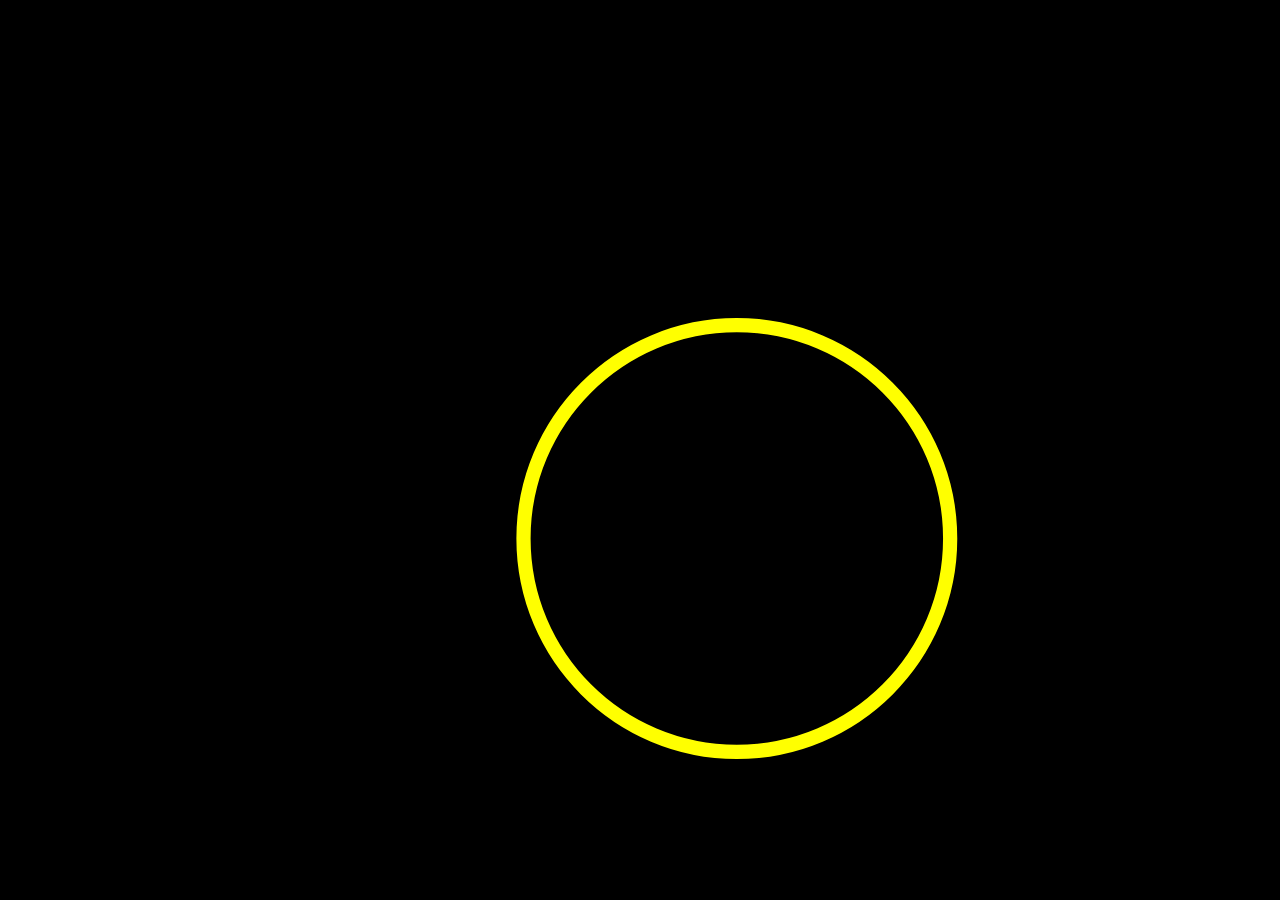
<file: app/pages/eclipse.html>
<!DOCTYPE html>

<html lang="ja">
<head>
    <meta charset="utf-8">
    <meta name="viewport" content="user-scalable=no">
    <link rel="stylesheet" href="css/global.css">
    <title>eclipse</title>
    <script src="./js/p5/p5.min.js"></script>
</head>
<body>
  <script src="./js/eclipse.js"></script>
</body>
</html>
</file>
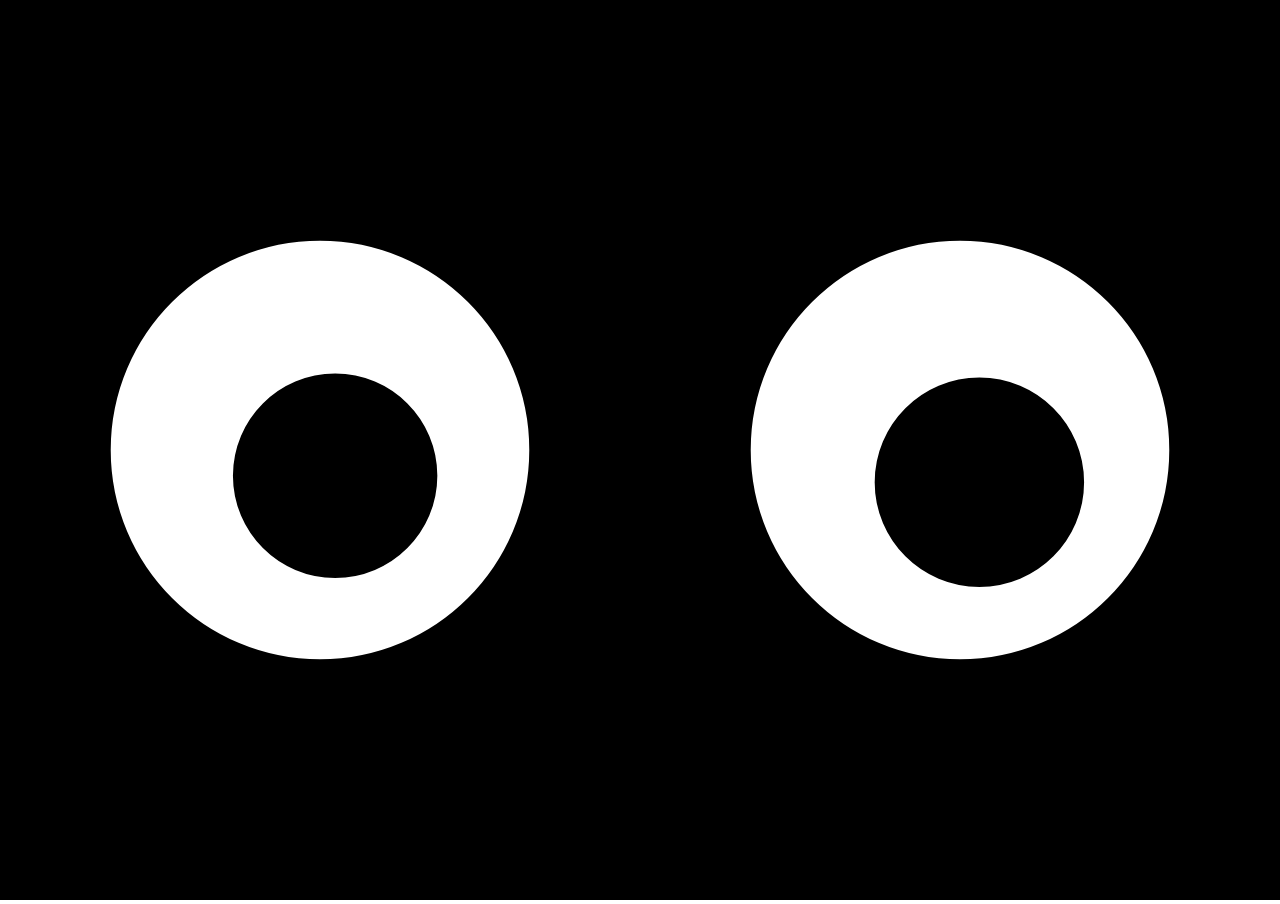
<file: app/pages/eyes.html>
<!DOCTYPE html>

<html lang="ja">
<head>
    <meta charset="utf-8">
    <meta name="viewport" content="user-scalable=no">
    <link rel="stylesheet" href="css/global.css">
    <title>eyes</title>
    <script src="./js/p5/p5.min.js"></script>
</head>
<body>
  <script src="./js/eyes.js"></script>
</body>
</html>
</file>
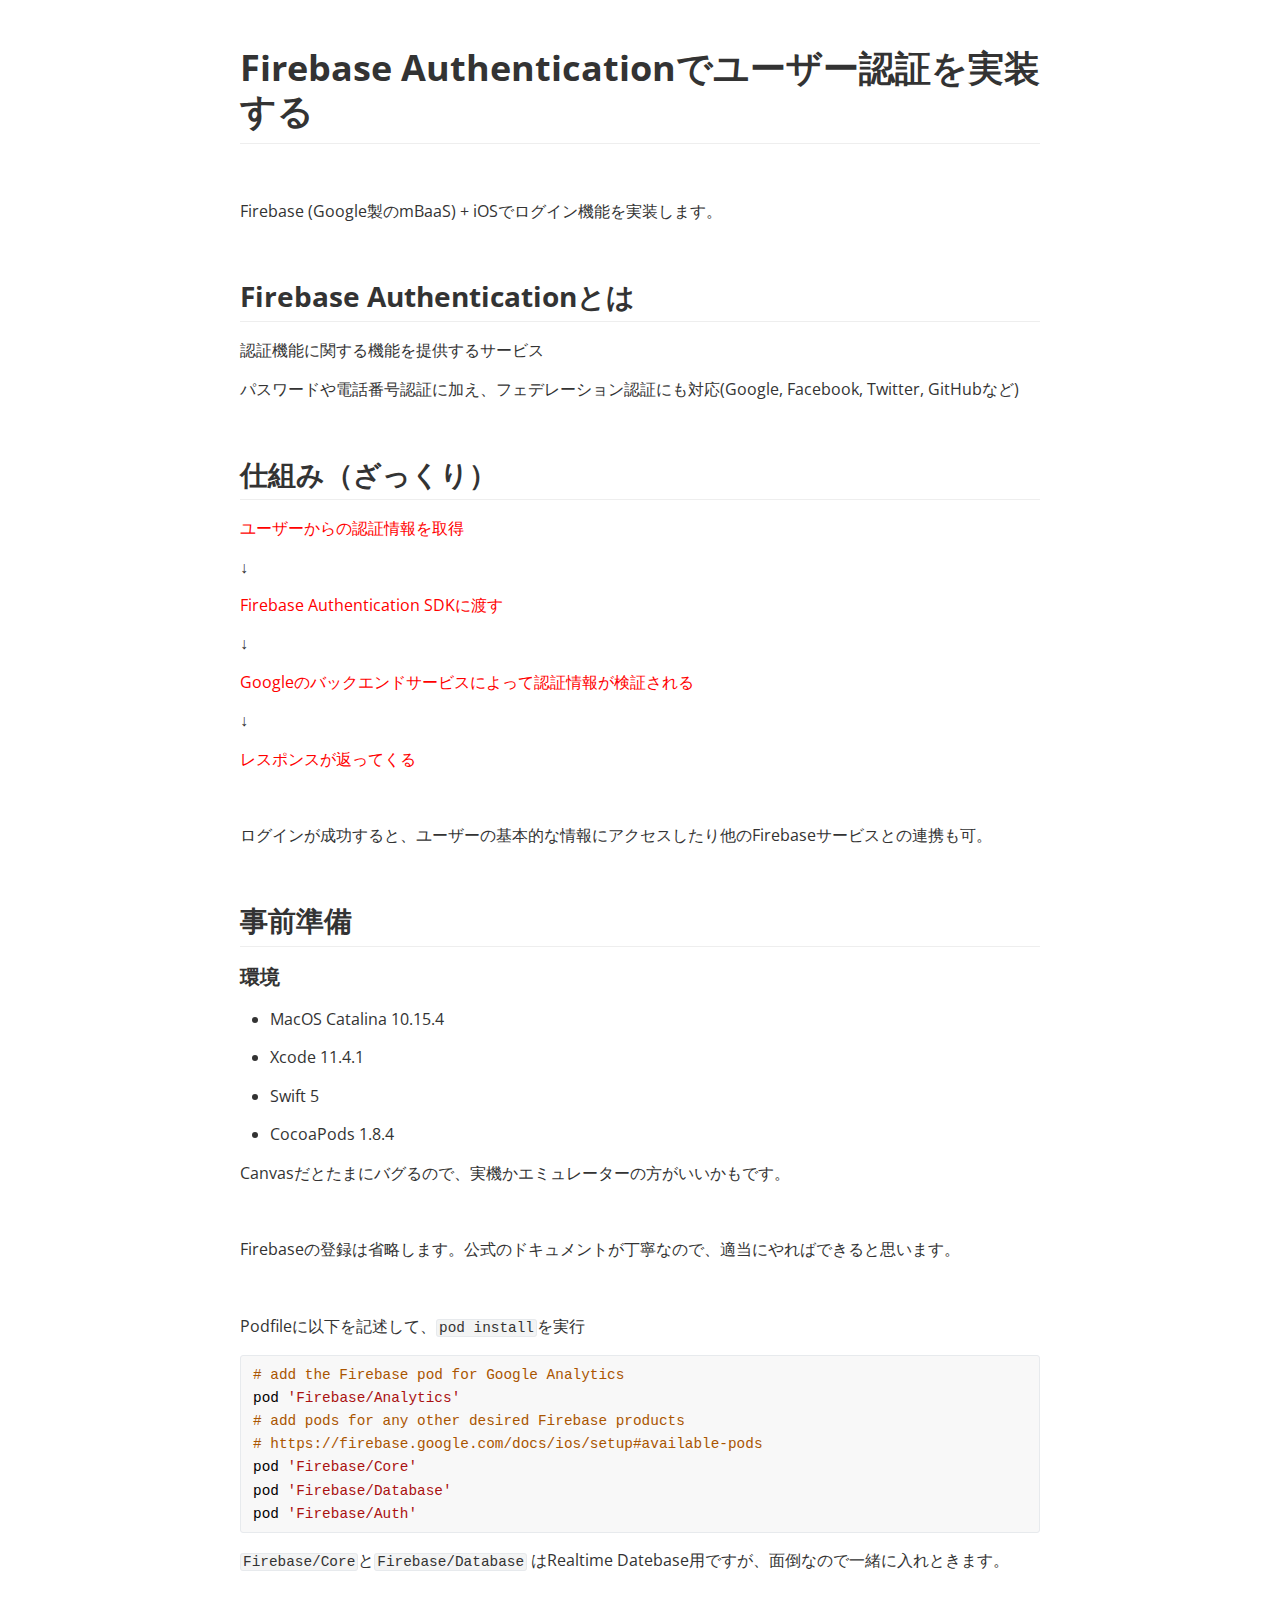
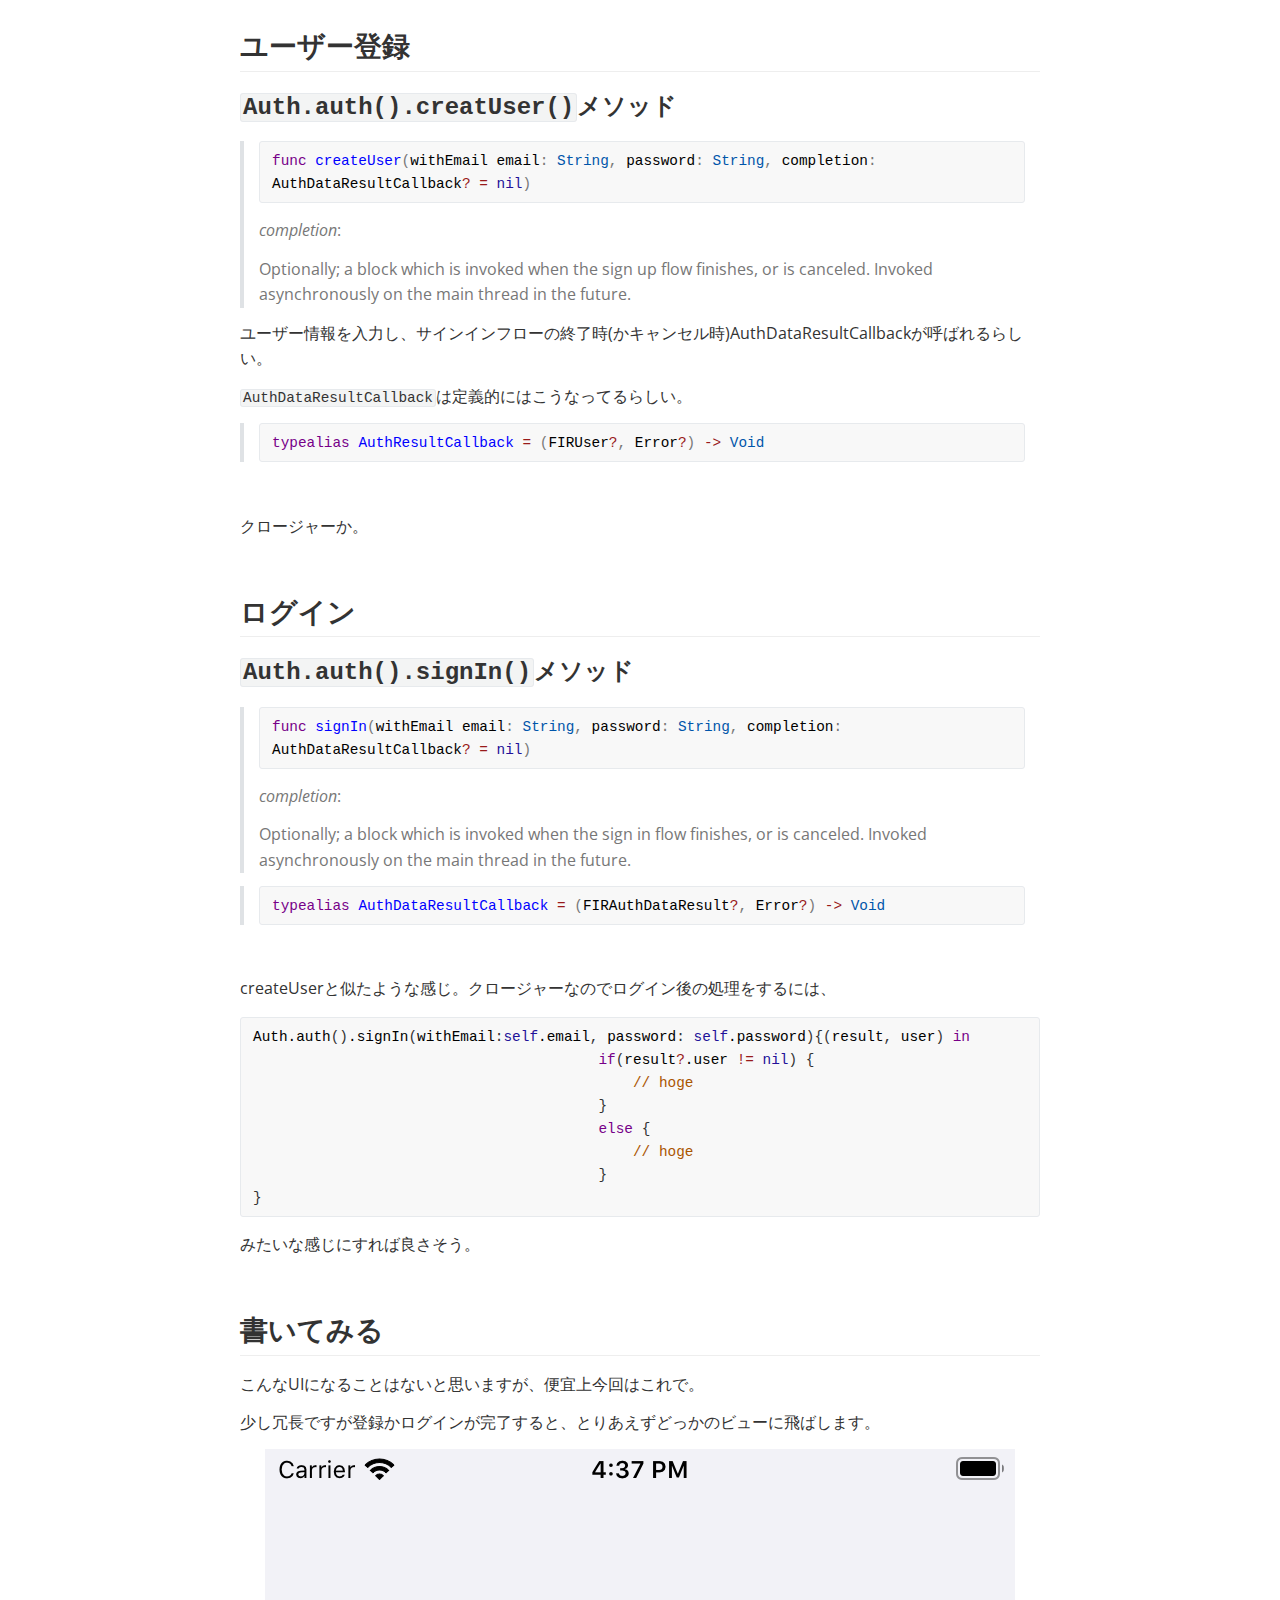
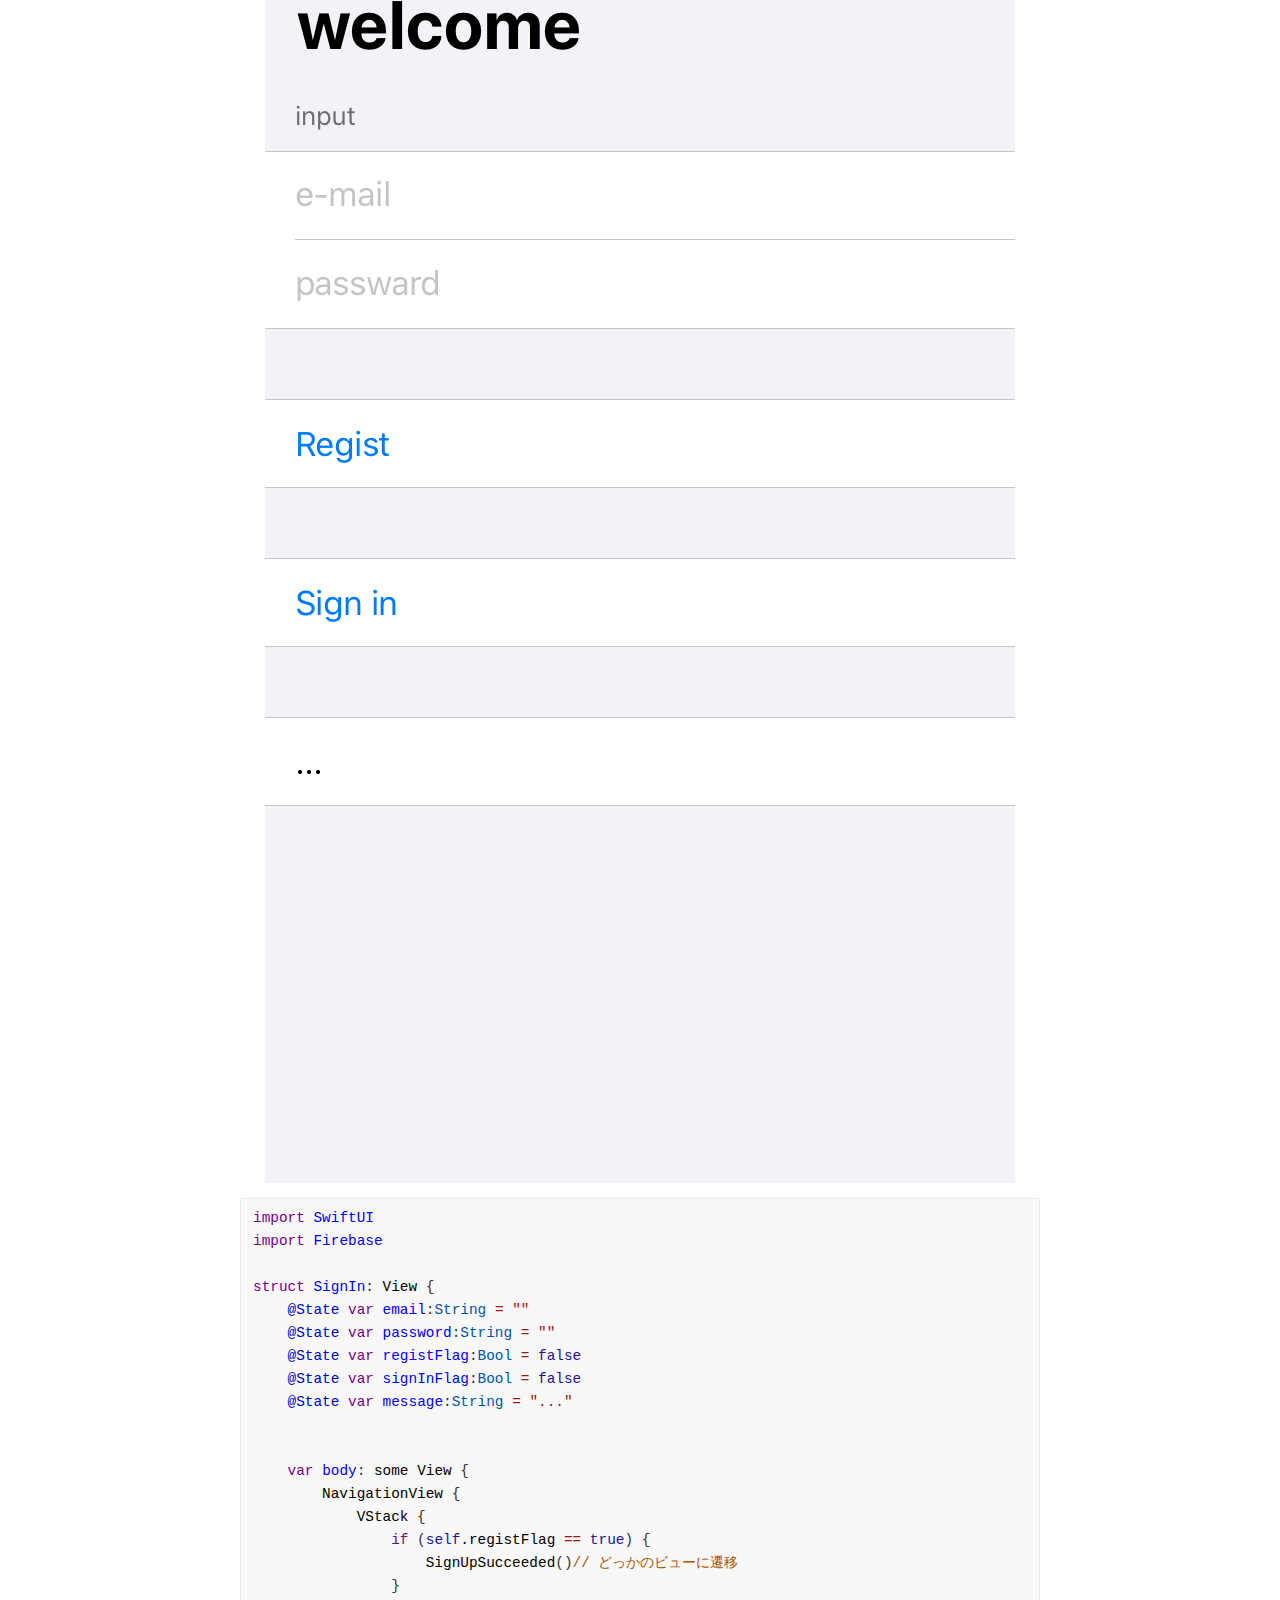
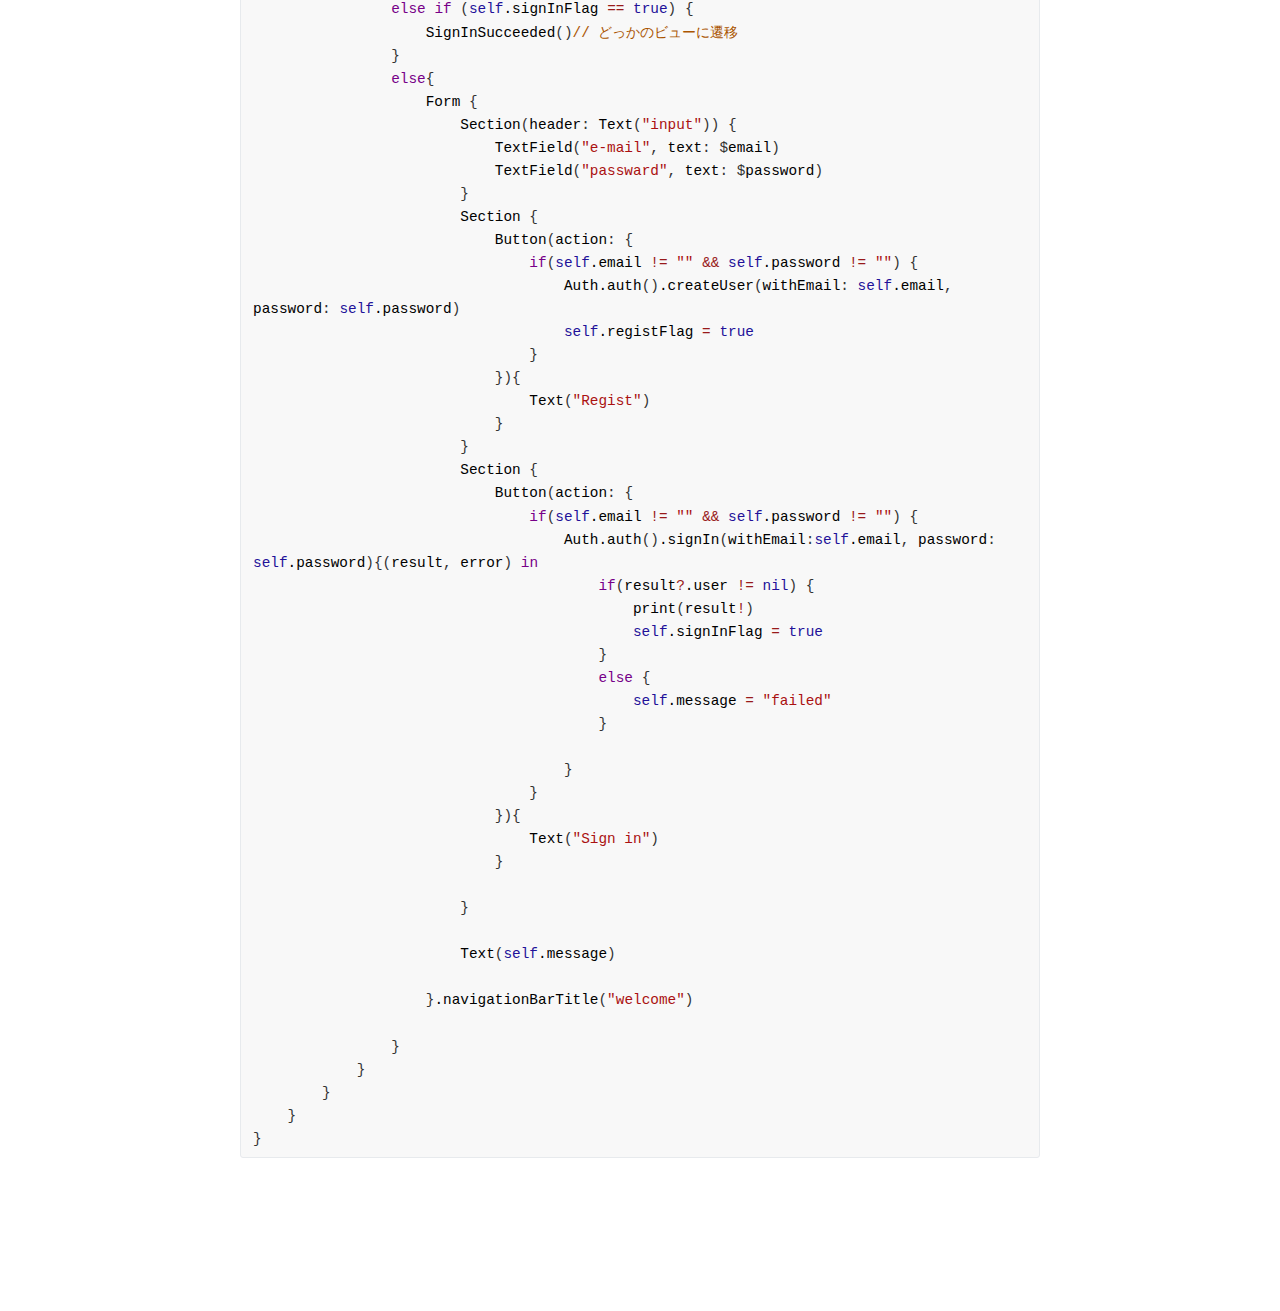
<file: app/pages/firebase認証.html>
<!doctype html>
<html>
<head>
<meta charset='UTF-8'><meta name='viewport' content='width=device-width initial-scale=1'>
<title>firebase認証</title><link href='https://fonts.loli.net/css?family=Open+Sans:400italic,700italic,700,400&subset=latin,latin-ext' rel='stylesheet' type='text/css' /><style type='text/css'>html {overflow-x: initial !important;}:root { --bg-color: #ffffff; --text-color: #333333; --select-text-bg-color: #B5D6FC; --select-text-font-color: auto; --monospace: "Lucida Console",Consolas,"Courier",monospace; }
html { font-size: 14px; background-color: var(--bg-color); color: var(--text-color); font-family: "Helvetica Neue", Helvetica, Arial, sans-serif; -webkit-font-smoothing: antialiased; }
body { margin: 0px; padding: 0px; height: auto; bottom: 0px; top: 0px; left: 0px; right: 0px; font-size: 1rem; line-height: 1.42857143; overflow-x: hidden; background-image: inherit; background-size: inherit; background-attachment: inherit; background-origin: inherit; background-clip: inherit; background-color: inherit; tab-size: 4; background-position: inherit inherit; background-repeat: inherit inherit; }
iframe { margin: auto; }
a.url { word-break: break-all; }
a:active, a:hover { outline: 0px; }
.in-text-selection, ::selection { text-shadow: none; background: var(--select-text-bg-color); color: var(--select-text-font-color); }
#write { margin: 0px auto; height: auto; width: inherit; word-break: normal; word-wrap: break-word; position: relative; white-space: normal; overflow-x: visible; padding-top: 40px; }
#write.first-line-indent p { text-indent: 2em; }
#write.first-line-indent li p, #write.first-line-indent p * { text-indent: 0px; }
#write.first-line-indent li { margin-left: 2em; }
.for-image #write { padding-left: 8px; padding-right: 8px; }
body.typora-export { padding-left: 30px; padding-right: 30px; }
.typora-export .footnote-line, .typora-export li, .typora-export p { white-space: pre-wrap; }
@media screen and (max-width: 500px) { 
  body.typora-export { padding-left: 0px; padding-right: 0px; }
  #write { padding-left: 20px; padding-right: 20px; }
  .CodeMirror-sizer { margin-left: 0px !important; }
  .CodeMirror-gutters { display: none !important; }
}
#write li > figure:last-child { margin-bottom: 0.5rem; }
#write ol, #write ul { position: relative; }
img { max-width: 100%; vertical-align: middle; image-orientation: from-image; }
button, input, select, textarea { color: inherit; font-family: inherit; font-size: inherit; font-style: inherit; font-variant-caps: inherit; font-weight: inherit; font-stretch: inherit; line-height: inherit; }
input[type="checkbox"], input[type="radio"] { line-height: normal; padding: 0px; }
*, ::after, ::before { box-sizing: border-box; }
#write h1, #write h2, #write h3, #write h4, #write h5, #write h6, #write p, #write pre { width: inherit; }
#write h1, #write h2, #write h3, #write h4, #write h5, #write h6, #write p { position: relative; }
p { line-height: inherit; }
h1, h2, h3, h4, h5, h6 { break-after: avoid-page; break-inside: avoid; orphans: 4; }
p { orphans: 4; }
h1 { font-size: 2rem; }
h2 { font-size: 1.8rem; }
h3 { font-size: 1.6rem; }
h4 { font-size: 1.4rem; }
h5 { font-size: 1.2rem; }
h6 { font-size: 1rem; }
.md-math-block, .md-rawblock, h1, h2, h3, h4, h5, h6, p { margin-top: 1rem; margin-bottom: 1rem; }
.hidden { display: none; }
.md-blockmeta { color: rgb(204, 204, 204); font-weight: 700; font-style: italic; }
a { cursor: pointer; }
sup.md-footnote { padding: 2px 4px; background-color: rgba(238, 238, 238, 0.7); color: rgb(85, 85, 85); border-top-left-radius: 4px; border-top-right-radius: 4px; border-bottom-right-radius: 4px; border-bottom-left-radius: 4px; cursor: pointer; }
sup.md-footnote a, sup.md-footnote a:hover { color: inherit; text-transform: inherit; text-decoration: inherit; }
#write input[type="checkbox"] { cursor: pointer; width: inherit; height: inherit; }
figure { overflow-x: auto; margin: 1.2em 0px; max-width: calc(100% + 16px); padding: 0px; }
figure > table { margin: 0px !important; }
tr { break-inside: avoid; break-after: auto; }
thead { display: table-header-group; }
table { border-collapse: collapse; border-spacing: 0px; width: 100%; overflow: auto; break-inside: auto; text-align: left; }
table.md-table td { min-width: 32px; }
.CodeMirror-gutters { border-right-width: 0px; background-color: inherit; }
.CodeMirror-linenumber { }
.CodeMirror { text-align: left; }
.CodeMirror-placeholder { opacity: 0.3; }
.CodeMirror pre { padding: 0px 4px; }
.CodeMirror-lines { padding: 0px; }
div.hr:focus { cursor: none; }
#write pre { white-space: pre-wrap; }
#write.fences-no-line-wrapping pre { white-space: pre; }
#write pre.ty-contain-cm { white-space: normal; }
.CodeMirror-gutters { margin-right: 4px; }
.md-fences { font-size: 0.9rem; display: block; break-inside: avoid; text-align: left; overflow: visible; white-space: pre; background-image: inherit; background-size: inherit; background-attachment: inherit; background-origin: inherit; background-clip: inherit; background-color: inherit; position: relative !important; background-position: inherit inherit; background-repeat: inherit inherit; }
.md-diagram-panel { width: 100%; margin-top: 10px; text-align: center; padding-top: 0px; padding-bottom: 8px; overflow-x: auto; }
#write .md-fences.mock-cm { white-space: pre-wrap; }
.md-fences.md-fences-with-lineno { padding-left: 0px; }
#write.fences-no-line-wrapping .md-fences.mock-cm { white-space: pre; overflow-x: auto; }
.md-fences.mock-cm.md-fences-with-lineno { padding-left: 8px; }
.CodeMirror-line, twitterwidget { break-inside: avoid; }
.footnotes { opacity: 0.8; font-size: 0.9rem; margin-top: 1em; margin-bottom: 1em; }
.footnotes + .footnotes { margin-top: 0px; }
.md-reset { margin: 0px; padding: 0px; border: 0px; outline: 0px; vertical-align: top; text-decoration: none; text-shadow: none; float: none; position: static; width: auto; height: auto; white-space: nowrap; cursor: inherit; line-height: normal; font-weight: 400; text-align: left; box-sizing: content-box; direction: ltr; background-position: 0px 0px; background-repeat: initial initial; }
li div { padding-top: 0px; }
blockquote { margin: 1rem 0px; }
li .mathjax-block, li p { margin: 0.5rem 0px; }
li { margin: 0px; position: relative; }
blockquote > :last-child { margin-bottom: 0px; }
blockquote > :first-child, li > :first-child { margin-top: 0px; }
.footnotes-area { color: rgb(136, 136, 136); margin-top: 0.714rem; padding-bottom: 0.143rem; white-space: normal; }
#write .footnote-line { white-space: pre-wrap; }
@media print { 
  body, html { border: 1px solid transparent; height: 99%; break-after: avoid; break-before: avoid; font-variant-ligatures: no-common-ligatures; }
  #write { margin-top: 0px; padding-top: 0px; border-color: transparent !important; }
  .typora-export * { -webkit-print-color-adjust: exact; }
  html.blink-to-pdf { font-size: 13px; }
  .typora-export #write { padding-left: 32px; padding-right: 32px; padding-bottom: 0px; break-after: avoid; }
  .typora-export #write::after { height: 0px; }
}
.footnote-line { margin-top: 0.714em; font-size: 0.7em; }
a img, img a { cursor: pointer; }
pre.md-meta-block { font-size: 0.8rem; min-height: 0.8rem; white-space: pre-wrap; background-color: rgb(204, 204, 204); display: block; overflow-x: hidden; background-position: initial initial; background-repeat: initial initial; }
p > .md-image:only-child:not(.md-img-error) img, p > img:only-child { display: block; margin: auto; }
#write.first-line-indent p > .md-image:only-child:not(.md-img-error) img { left: -2em; position: relative; }
p > .md-image:only-child { display: inline-block; width: 100%; }
#write .MathJax_Display { margin: 0.8em 0px 0px; }
.md-math-block { width: 100%; }
.md-math-block:not(:empty)::after { display: none; }
[contenteditable="true"]:active, [contenteditable="true"]:focus, [contenteditable="false"]:active, [contenteditable="false"]:focus { outline: 0px; box-shadow: none; }
.md-task-list-item { position: relative; list-style-type: none; }
.task-list-item.md-task-list-item { padding-left: 0px; }
.md-task-list-item > input { position: absolute; top: 0px; left: 0px; margin-left: -1.2em; margin-top: calc(1em - 10px); border: none; }
.math { font-size: 1rem; }
.md-toc { min-height: 3.58rem; position: relative; font-size: 0.9rem; border-top-left-radius: 10px; border-top-right-radius: 10px; border-bottom-right-radius: 10px; border-bottom-left-radius: 10px; }
.md-toc-content { position: relative; margin-left: 0px; }
.md-toc-content::after, .md-toc::after { display: none; }
.md-toc-item { display: block; color: rgb(65, 131, 196); }
.md-toc-item a { text-decoration: none; }
.md-toc-inner:hover { text-decoration: underline; }
.md-toc-inner { display: inline-block; cursor: pointer; }
.md-toc-h1 .md-toc-inner { margin-left: 0px; font-weight: 700; }
.md-toc-h2 .md-toc-inner { margin-left: 2em; }
.md-toc-h3 .md-toc-inner { margin-left: 4em; }
.md-toc-h4 .md-toc-inner { margin-left: 6em; }
.md-toc-h5 .md-toc-inner { margin-left: 8em; }
.md-toc-h6 .md-toc-inner { margin-left: 10em; }
@media screen and (max-width: 48em) { 
  .md-toc-h3 .md-toc-inner { margin-left: 3.5em; }
  .md-toc-h4 .md-toc-inner { margin-left: 5em; }
  .md-toc-h5 .md-toc-inner { margin-left: 6.5em; }
  .md-toc-h6 .md-toc-inner { margin-left: 8em; }
}
a.md-toc-inner { font-size: inherit; font-style: inherit; font-weight: inherit; line-height: inherit; }
.footnote-line a:not(.reversefootnote) { color: inherit; }
.md-attr { display: none; }
.md-fn-count::after { content: "."; }
code, pre, samp, tt { font-family: var(--monospace); }
kbd { margin: 0px 0.1em; padding: 0.1em 0.6em; font-size: 0.8em; color: rgb(36, 39, 41); background-color: rgb(255, 255, 255); border: 1px solid rgb(173, 179, 185); border-top-left-radius: 3px; border-top-right-radius: 3px; border-bottom-right-radius: 3px; border-bottom-left-radius: 3px; box-shadow: rgba(12, 13, 14, 0.2) 0px 1px 0px, rgb(255, 255, 255) 0px 0px 0px 2px inset; white-space: nowrap; vertical-align: middle; background-position: initial initial; background-repeat: initial initial; }
.md-comment { color: rgb(162, 127, 3); opacity: 0.8; font-family: var(--monospace); }
code { text-align: left; }
a.md-print-anchor { white-space: pre !important; border: none !important; display: inline-block !important; position: absolute !important; width: 1px !important; right: 0px !important; outline: 0px !important; text-shadow: initial !important; background-position: 0px 0px !important; background-repeat: initial initial !important; }
.md-inline-math .MathJax_SVG .noError { display: none !important; }
.html-for-mac .inline-math-svg .MathJax_SVG { vertical-align: 0.2px; }
.md-math-block .MathJax_SVG_Display { text-align: center; margin: 0px; position: relative; text-indent: 0px; max-width: none; max-height: none; min-height: 0px; min-width: 100%; width: auto; overflow-y: hidden; display: block !important; }
.MathJax_SVG_Display, .md-inline-math .MathJax_SVG_Display { width: auto; margin: inherit; display: inline-block !important; }
.MathJax_SVG .MJX-monospace { font-family: var(--monospace); }
.MathJax_SVG .MJX-sans-serif { font-family: sans-serif; }
.MathJax_SVG { display: inline; font-style: normal; font-weight: 400; line-height: normal; zoom: 90%; text-indent: 0px; text-align: left; text-transform: none; letter-spacing: normal; word-spacing: normal; word-wrap: normal; white-space: nowrap; float: none; direction: ltr; max-width: none; max-height: none; min-width: 0px; min-height: 0px; border: 0px; padding: 0px; margin: 0px; }
.MathJax_SVG * { transition: none; }
.MathJax_SVG_Display svg { vertical-align: middle !important; margin-bottom: 0px !important; margin-top: 0px !important; }
.os-windows.monocolor-emoji .md-emoji { font-family: "Segoe UI Symbol", sans-serif; }
.md-diagram-panel > svg { max-width: 100%; }
[lang="flow"] svg, [lang="mermaid"] svg { max-width: 100%; height: auto; }
[lang="mermaid"] .node text { font-size: 1rem; }
table tr th { border-bottom-width: 0px; }
video { max-width: 100%; display: block; margin: 0px auto; }
iframe { max-width: 100%; width: 100%; border: none; }
.highlight td, .highlight tr { border: 0px; }
svg[id^="mermaidChart"] { line-height: 1em; }
mark { background-color: rgb(255, 255, 0); color: rgb(0, 0, 0); background-position: initial initial; background-repeat: initial initial; }
.md-html-inline .md-plain, .md-html-inline strong, mark .md-inline-math, mark strong { color: inherit; }
mark .md-meta { color: rgb(0, 0, 0); opacity: 0.3 !important; }


.CodeMirror { height: auto; }
.CodeMirror.cm-s-inner { background-image: inherit; background-size: inherit; background-attachment: inherit; background-origin: inherit; background-clip: inherit; background-color: inherit; background-position: inherit inherit; background-repeat: inherit inherit; }
.CodeMirror-scroll { overflow: auto hidden; z-index: 3; }
.CodeMirror-gutter-filler, .CodeMirror-scrollbar-filler { background-color: rgb(255, 255, 255); }
.CodeMirror-gutters { border-right-width: 1px; border-right-style: solid; border-right-color: rgb(221, 221, 221); background-image: inherit; background-size: inherit; background-attachment: inherit; background-origin: inherit; background-clip: inherit; background-color: inherit; white-space: nowrap; background-position: inherit inherit; background-repeat: inherit inherit; }
.CodeMirror-linenumber { padding: 0px 3px 0px 5px; text-align: right; color: rgb(153, 153, 153); }
.cm-s-inner .cm-keyword { color: rgb(119, 0, 136); }
.cm-s-inner .cm-atom, .cm-s-inner.cm-atom { color: rgb(34, 17, 153); }
.cm-s-inner .cm-number { color: rgb(17, 102, 68); }
.cm-s-inner .cm-def { color: rgb(0, 0, 255); }
.cm-s-inner .cm-variable { color: rgb(0, 0, 0); }
.cm-s-inner .cm-variable-2 { color: rgb(0, 85, 170); }
.cm-s-inner .cm-variable-3 { color: rgb(0, 136, 85); }
.cm-s-inner .cm-string { color: rgb(170, 17, 17); }
.cm-s-inner .cm-property { color: rgb(0, 0, 0); }
.cm-s-inner .cm-operator { color: rgb(152, 26, 26); }
.cm-s-inner .cm-comment, .cm-s-inner.cm-comment { color: rgb(170, 85, 0); }
.cm-s-inner .cm-string-2 { color: rgb(255, 85, 0); }
.cm-s-inner .cm-meta { color: rgb(85, 85, 85); }
.cm-s-inner .cm-qualifier { color: rgb(85, 85, 85); }
.cm-s-inner .cm-builtin { color: rgb(51, 0, 170); }
.cm-s-inner .cm-bracket { color: rgb(153, 153, 119); }
.cm-s-inner .cm-tag { color: rgb(17, 119, 0); }
.cm-s-inner .cm-attribute { color: rgb(0, 0, 204); }
.cm-s-inner .cm-header, .cm-s-inner.cm-header { color: rgb(0, 0, 255); }
.cm-s-inner .cm-quote, .cm-s-inner.cm-quote { color: rgb(0, 153, 0); }
.cm-s-inner .cm-hr, .cm-s-inner.cm-hr { color: rgb(153, 153, 153); }
.cm-s-inner .cm-link, .cm-s-inner.cm-link { color: rgb(0, 0, 204); }
.cm-negative { color: rgb(221, 68, 68); }
.cm-positive { color: rgb(34, 153, 34); }
.cm-header, .cm-strong { font-weight: 700; }
.cm-del { text-decoration: line-through; }
.cm-em { font-style: italic; }
.cm-link { text-decoration: underline; }
.cm-error { color: red; }
.cm-invalidchar { color: red; }
.cm-constant { color: rgb(38, 139, 210); }
.cm-defined { color: rgb(181, 137, 0); }
div.CodeMirror span.CodeMirror-matchingbracket { color: rgb(0, 255, 0); }
div.CodeMirror span.CodeMirror-nonmatchingbracket { color: rgb(255, 34, 34); }
.cm-s-inner .CodeMirror-activeline-background { background-image: inherit; background-size: inherit; background-attachment: inherit; background-origin: inherit; background-clip: inherit; background-color: inherit; background-position: inherit inherit; background-repeat: inherit inherit; }
.CodeMirror { position: relative; overflow: hidden; }
.CodeMirror-scroll { height: 100%; outline: 0px; position: relative; box-sizing: content-box; background-image: inherit; background-size: inherit; background-attachment: inherit; background-origin: inherit; background-clip: inherit; background-color: inherit; background-position: inherit inherit; background-repeat: inherit inherit; }
.CodeMirror-sizer { position: relative; }
.CodeMirror-gutter-filler, .CodeMirror-hscrollbar, .CodeMirror-scrollbar-filler, .CodeMirror-vscrollbar { position: absolute; z-index: 6; display: none; }
.CodeMirror-vscrollbar { right: 0px; top: 0px; overflow: hidden; }
.CodeMirror-hscrollbar { bottom: 0px; left: 0px; overflow: hidden; }
.CodeMirror-scrollbar-filler { right: 0px; bottom: 0px; }
.CodeMirror-gutter-filler { left: 0px; bottom: 0px; }
.CodeMirror-gutters { position: absolute; left: 0px; top: 0px; padding-bottom: 30px; z-index: 3; }
.CodeMirror-gutter { white-space: normal; height: 100%; box-sizing: content-box; padding-bottom: 30px; margin-bottom: -32px; display: inline-block; }
.CodeMirror-gutter-wrapper { position: absolute; z-index: 4; border: none !important; background-position: 0px 0px !important; background-repeat: initial initial !important; }
.CodeMirror-gutter-background { position: absolute; top: 0px; bottom: 0px; z-index: 4; }
.CodeMirror-gutter-elt { position: absolute; cursor: default; z-index: 4; }
.CodeMirror-lines { cursor: text; }
.CodeMirror pre { border-top-left-radius: 0px; border-top-right-radius: 0px; border-bottom-right-radius: 0px; border-bottom-left-radius: 0px; border-width: 0px; font-family: inherit; font-size: inherit; margin: 0px; white-space: pre; word-wrap: normal; color: inherit; z-index: 2; position: relative; overflow: visible; background-position: 0px 0px; background-repeat: initial initial; }
.CodeMirror-wrap pre { word-wrap: break-word; white-space: pre-wrap; word-break: normal; }
.CodeMirror-code pre { border-right-width: 30px; border-right-style: solid; border-right-color: transparent; width: fit-content; }
.CodeMirror-wrap .CodeMirror-code pre { border-right-style: none; width: auto; }
.CodeMirror-linebackground { position: absolute; left: 0px; right: 0px; top: 0px; bottom: 0px; z-index: 0; }
.CodeMirror-linewidget { position: relative; z-index: 2; overflow: auto; }
.CodeMirror-wrap .CodeMirror-scroll { overflow-x: hidden; }
.CodeMirror-measure { position: absolute; width: 100%; height: 0px; overflow: hidden; visibility: hidden; }
.CodeMirror-measure pre { position: static; }
.CodeMirror div.CodeMirror-cursor { position: absolute; visibility: hidden; border-right-style: none; width: 0px; }
.CodeMirror div.CodeMirror-cursor { visibility: hidden; }
.CodeMirror-focused div.CodeMirror-cursor { visibility: inherit; }
.cm-searching { background-color: rgba(255, 255, 0, 0.4); background-position: initial initial; background-repeat: initial initial; }
@media print { 
  .CodeMirror div.CodeMirror-cursor { visibility: hidden; }
}


:root {
    --side-bar-bg-color: #fafafa;
    --control-text-color: #777;
}

@include-when-export url(https://fonts.loli.net/css?family=Open+Sans:400italic,700italic,700,400&subset=latin,latin-ext);

html {
    font-size: 16px;
}

body {
    font-family: "Open Sans","Clear Sans","Helvetica Neue",Helvetica,Arial,sans-serif;
    color: rgb(51, 51, 51);
    line-height: 1.6;
}

#write {
    max-width: 860px;
  	margin: 0 auto;
  	padding: 30px;
    padding-bottom: 100px;
}

@media only screen and (min-width: 1400px) {
	#write {
		max-width: 1024px;
	}
}

@media only screen and (min-width: 1800px) {
	#write {
		max-width: 1200px;
	}
}

#write > ul:first-child,
#write > ol:first-child{
    margin-top: 30px;
}

a {
    color: #4183C4;
}
h1,
h2,
h3,
h4,
h5,
h6 {
    position: relative;
    margin-top: 1rem;
    margin-bottom: 1rem;
    font-weight: bold;
    line-height: 1.4;
    cursor: text;
}
h1:hover a.anchor,
h2:hover a.anchor,
h3:hover a.anchor,
h4:hover a.anchor,
h5:hover a.anchor,
h6:hover a.anchor {
    text-decoration: none;
}
h1 tt,
h1 code {
    font-size: inherit;
}
h2 tt,
h2 code {
    font-size: inherit;
}
h3 tt,
h3 code {
    font-size: inherit;
}
h4 tt,
h4 code {
    font-size: inherit;
}
h5 tt,
h5 code {
    font-size: inherit;
}
h6 tt,
h6 code {
    font-size: inherit;
}
h1 {
    padding-bottom: .3em;
    font-size: 2.25em;
    line-height: 1.2;
    border-bottom: 1px solid #eee;
}
h2 {
   padding-bottom: .3em;
    font-size: 1.75em;
    line-height: 1.225;
    border-bottom: 1px solid #eee;
}
h3 {
    font-size: 1.5em;
    line-height: 1.43;
}
h4 {
    font-size: 1.25em;
}
h5 {
    font-size: 1em;
}
h6 {
   font-size: 1em;
    color: #777;
}
p,
blockquote,
ul,
ol,
dl,
table{
    margin: 0.8em 0;
}
li>ol,
li>ul {
    margin: 0 0;
}
hr {
    height: 2px;
    padding: 0;
    margin: 16px 0;
    background-color: #e7e7e7;
    border: 0 none;
    overflow: hidden;
    box-sizing: content-box;
}

li p.first {
    display: inline-block;
}
ul,
ol {
    padding-left: 30px;
}
ul:first-child,
ol:first-child {
    margin-top: 0;
}
ul:last-child,
ol:last-child {
    margin-bottom: 0;
}
blockquote {
    border-left: 4px solid #dfe2e5;
    padding: 0 15px;
    color: #777777;
}
blockquote blockquote {
    padding-right: 0;
}
table {
    padding: 0;
    word-break: initial;
}
table tr {
    border-top: 1px solid #dfe2e5;
    margin: 0;
    padding: 0;
}
table tr:nth-child(2n),
thead {
    background-color: #f8f8f8;
}
table tr th {
    font-weight: bold;
    border: 1px solid #dfe2e5;
    border-bottom: 0;
    margin: 0;
    padding: 6px 13px;
}
table tr td {
    border: 1px solid #dfe2e5;
    margin: 0;
    padding: 6px 13px;
}
table tr th:first-child,
table tr td:first-child {
    margin-top: 0;
}
table tr th:last-child,
table tr td:last-child {
    margin-bottom: 0;
}

.CodeMirror-lines {
    padding-left: 4px;
}

.code-tooltip {
    box-shadow: 0 1px 1px 0 rgba(0,28,36,.3);
    border-top: 1px solid #eef2f2;
}

.md-fences,
code,
tt {
    border: 1px solid #e7eaed;
    background-color: #f8f8f8;
    border-radius: 3px;
    padding: 0;
    padding: 2px 4px 0px 4px;
    font-size: 0.9em;
}

code {
    background-color: #f3f4f4;
    padding: 0 2px 0 2px;
}

.md-fences {
    margin-bottom: 15px;
    margin-top: 15px;
    padding-top: 8px;
    padding-bottom: 6px;
}


.md-task-list-item > input {
  margin-left: -1.3em;
}

@media print {
    html {
        font-size: 13px;
    }
    table,
    pre {
        page-break-inside: avoid;
    }
    pre {
        word-wrap: break-word;
    }
}

.md-fences {
	background-color: #f8f8f8;
}
#write pre.md-meta-block {
	padding: 1rem;
    font-size: 85%;
    line-height: 1.45;
    background-color: #f7f7f7;
    border: 0;
    border-radius: 3px;
    color: #777777;
    margin-top: 0 !important;
}

.mathjax-block>.code-tooltip {
	bottom: .375rem;
}

.md-mathjax-midline {
    background: #fafafa;
}

#write>h3.md-focus:before{
	left: -1.5625rem;
	top: .375rem;
}
#write>h4.md-focus:before{
	left: -1.5625rem;
	top: .285714286rem;
}
#write>h5.md-focus:before{
	left: -1.5625rem;
	top: .285714286rem;
}
#write>h6.md-focus:before{
	left: -1.5625rem;
	top: .285714286rem;
}
.md-image>.md-meta {
    /*border: 1px solid #ddd;*/
    border-radius: 3px;
    padding: 2px 0px 0px 4px;
    font-size: 0.9em;
    color: inherit;
}

.md-tag {
    color: #a7a7a7;
    opacity: 1;
}

.md-toc { 
    margin-top:20px;
    padding-bottom:20px;
}

.sidebar-tabs {
    border-bottom: none;
}

#typora-quick-open {
    border: 1px solid #ddd;
    background-color: #f8f8f8;
}

#typora-quick-open-item {
    background-color: #FAFAFA;
    border-color: #FEFEFE #e5e5e5 #e5e5e5 #eee;
    border-style: solid;
    border-width: 1px;
}

/** focus mode */
.on-focus-mode blockquote {
    border-left-color: rgba(85, 85, 85, 0.12);
}

header, .context-menu, .megamenu-content, footer{
    font-family: "Segoe UI", "Arial", sans-serif;
}

.file-node-content:hover .file-node-icon,
.file-node-content:hover .file-node-open-state{
    visibility: visible;
}

.mac-seamless-mode #typora-sidebar {
    background-color: #fafafa;
    background-color: var(--side-bar-bg-color);
}

.md-lang {
    color: #b4654d;
}

.html-for-mac .context-menu {
    --item-hover-bg-color: #E6F0FE;
}

#md-notification .btn {
    border: 0;
}

.dropdown-menu .divider {
    border-color: #e5e5e5;
}

.ty-preferences .window-content {
    background-color: #fafafa;
}

.ty-preferences .nav-group-item.active {
    color: white;
    background: #999;
}

 .typora-export li, .typora-export p, .typora-export,  .footnote-line {white-space: normal;} 
</style>
</head>
<body class='typora-export' >
<div  id='write'  class = 'is-mac'><h1><a name="firebase-authenticationでユーザー認証を実装する" class="md-header-anchor"></a><span>Firebase Authenticationでユーザー認証を実装する</span></h1><p>&nbsp;</p><p><span>Firebase (Google製のmBaaS) + iOSでログイン機能を実装します。</span></p><p>&nbsp;</p><h2><a name="firebase-authenticationとは" class="md-header-anchor"></a><span>Firebase Authenticationとは</span></h2><p><span>認証機能に関する機能を提供するサービス</span></p><p><span>パスワードや電話番号認証に加え、フェデレーション認証にも対応(Google, Facebook, Twitter, GitHubなど)</span></p><p>&nbsp;</p><h2><a name="仕組みざっくり）" class="md-header-anchor"></a><span>仕組み（ざっくり）</span></h2><p><span style= "color: red"><span>ユーザーからの認証情報を取得</span></span></p><p><span>↓</span></p><p><span style= "color: red"><span>Firebase Authentication SDKに渡す</span></span></p><p><span>↓</span></p><p><span style= "color: red"><span>Googleのバックエンドサービスによって認証情報が検証される</span></span></p><p><span>↓</span></p><p><span style= "color: red"><span>レスポンスが返ってくる</span></span></p><p>&nbsp;</p><p><span>ログインが成功すると、ユーザーの基本的な情報にアクセスしたり他のFirebaseサービスとの連携も可。</span></p><p>&nbsp;</p><h2><a name="事前準備" class="md-header-anchor"></a><span>事前準備</span></h2><h4><a name="環境" class="md-header-anchor"></a><span>環境 </span></h4><ul><li><span>MacOS Catalina 10.15.4</span></li></ul><ul><li><span>Xcode 11.4.1</span></li></ul><ul><li><span>Swift 5</span></li></ul><ul><li><span>CocoaPods 1.8.4</span></li></ul><p><span>Canvasだとたまにバグるので、実機かエミュレーターの方がいいかもです。</span></p><p>&nbsp;</p><p><span>Firebaseの登録は省略します。公式のドキュメントが丁寧なので、適当にやればできると思います。</span></p><p>&nbsp;</p><p><span>Podfileに以下を記述して、</span><code>pod install</code><span>を実行</span></p><pre spellcheck="false" class="md-fences md-end-block ty-contain-cm modeLoaded" lang="php"><div class="CodeMirror cm-s-inner CodeMirror-wrap" lang="php"><div style="overflow: hidden; position: relative; width: 3px; height: 0px; top: 0px; left: 8px;"><textarea autocorrect="off" autocapitalize="off" spellcheck="false" tabindex="0" style="position: absolute; bottom: -1em; padding: 0px; width: 1000px; height: 1em; outline: none;"></textarea></div><div class="CodeMirror-scrollbar-filler" cm-not-content="true"></div><div class="CodeMirror-gutter-filler" cm-not-content="true"></div><div class="CodeMirror-scroll" tabindex="-1"><div class="CodeMirror-sizer" style="margin-left: 0px; margin-bottom: 0px; border-right-width: 0px; padding-right: 0px; padding-bottom: 0px;"><div style="position: relative; top: 0px;"><div class="CodeMirror-lines" role="presentation"><div role="presentation" style="position: relative; outline: none;"><div class="CodeMirror-measure"><pre>x</pre></div><div class="CodeMirror-measure"></div><div style="position: relative; z-index: 1;"></div><div class="CodeMirror-code" role="presentation" style=""><div class="CodeMirror-activeline" style="position: relative;"><div class="CodeMirror-activeline-background CodeMirror-linebackground"></div><div class="CodeMirror-gutter-background CodeMirror-activeline-gutter" style="left: 0px; width: 0px;"></div><pre class=" CodeMirror-line " role="presentation"><span role="presentation" style="padding-right: 0.1px;"><span class="cm-comment"># add the Firebase pod for Google Analytics</span></span></pre></div><div class="" style="position: relative;"><pre class=" CodeMirror-line " role="presentation"><span role="presentation" style="padding-right: 0.1px;"><span class="cm-variable">pod</span> <span class="cm-string">'Firebase/Analytics'</span></span></pre></div><div class="" style="position: relative;"><pre class=" CodeMirror-line " role="presentation"><span role="presentation" style="padding-right: 0.1px;"><span class="cm-comment"># add pods for any other desired Firebase products</span></span></pre></div><div class="" style="position: relative;"><pre class=" CodeMirror-line " role="presentation"><span role="presentation" style="padding-right: 0.1px;"><span class="cm-comment"># https://firebase.google.com/docs/ios/setup#available-pods</span></span></pre></div><div class="" style="position: relative;"><pre class=" CodeMirror-line " role="presentation"><span role="presentation" style="padding-right: 0.1px;"><span class="cm-variable">pod</span> <span class="cm-string">'Firebase/Core'</span></span></pre></div><div class="" style="position: relative;"><pre class=" CodeMirror-line " role="presentation"><span role="presentation" style="padding-right: 0.1px;"><span class="cm-variable">pod</span> <span class="cm-string">'Firebase/Database'</span></span></pre></div><div class="" style="position: relative;"><pre class=" CodeMirror-line " role="presentation"><span role="presentation" style="padding-right: 0.1px;"><span class="cm-variable">pod</span> <span class="cm-string">'Firebase/Auth'</span></span></pre></div></div></div></div></div></div><div style="position: absolute; height: 0px; width: 1px; border-bottom-width: 0px; border-bottom-style: solid; border-bottom-color: transparent; top: 154px;"></div><div class="CodeMirror-gutters" style="display: none; height: 154px;"></div></div></div></pre><p><code>Firebase/Core</code><span>と</span><code>Firebase/Database</code><span> はRealtime Datebase用ですが、面倒なので一緒に入れときます。</span></p><p>&nbsp;</p><h2><a name="ユーザー登録" class="md-header-anchor"></a><span>ユーザー登録</span></h2><h3><a name="authauthcreatuserメソッド" class="md-header-anchor"></a><code>Auth.auth().creatUser()</code><span>メソッド</span></h3><blockquote><pre lang="swift" class="md-fences md-end-block ty-contain-cm modeLoaded" spellcheck="false"><div class="CodeMirror cm-s-inner CodeMirror-wrap" lang="swift"><div style="overflow: hidden; position: relative; width: 3px; height: 0px; top: 0px; left: 8px;"><textarea autocorrect="off" autocapitalize="off" spellcheck="false" tabindex="0" style="position: absolute; bottom: -1em; padding: 0px; width: 1000px; height: 1em; outline: none;"></textarea></div><div class="CodeMirror-scrollbar-filler" cm-not-content="true"></div><div class="CodeMirror-gutter-filler" cm-not-content="true"></div><div class="CodeMirror-scroll" tabindex="-1"><div class="CodeMirror-sizer" style="margin-left: 0px; margin-bottom: 0px; border-right-width: 0px; padding-right: 0px; padding-bottom: 0px;"><div style="position: relative; top: 0px;"><div class="CodeMirror-lines" role="presentation"><div role="presentation" style="position: relative; outline: none;"><div class="CodeMirror-measure"><pre>x</pre></div><div class="CodeMirror-measure"></div><div style="position: relative; z-index: 1;"></div><div class="CodeMirror-code" role="presentation"><div class="CodeMirror-activeline" style="position: relative;"><div class="CodeMirror-activeline-background CodeMirror-linebackground"></div><div class="CodeMirror-gutter-background CodeMirror-activeline-gutter" style="left: 0px; width: 0px;"></div><pre class=" CodeMirror-line " role="presentation"><span role="presentation" style="padding-right: 0.1px;"><span class="cm-keyword">func</span> <span class="cm-def">createUser</span><span class="cm-punctuation">(</span><span class="cm-variable">withEmail</span> <span class="cm-variable">email</span><span class="cm-punctuation">:</span> <span class="cm-variable-2">String</span><span class="cm-punctuation">,</span> <span class="cm-variable">password</span><span class="cm-punctuation">:</span> <span class="cm-variable-2">String</span><span class="cm-punctuation">,</span> <span class="cm-variable">completion</span><span class="cm-punctuation">:</span> <span class="cm-variable">AuthDataResultCallback</span><span class="cm-operator">?</span> <span class="cm-operator">=</span> <span class="cm-atom">nil</span><span class="cm-punctuation">)</span></span></pre></div></div></div></div></div></div><div style="position: absolute; height: 0px; width: 1px; border-bottom-width: 0px; border-bottom-style: solid; border-bottom-color: transparent; top: 44px;"></div><div class="CodeMirror-gutters" style="display: none; height: 44px;"></div></div></div></pre><p><em><span>completion</span></em><span>:</span></p><p><span>Optionally; a block which is invoked when the sign up flow finishes, or is canceled. Invoked asynchronously on the main thread in the future.</span></p></blockquote><p><span>ユーザー情報を入力し、サインインフローの終了時(かキャンセル時)AuthDataResultCallbackが呼ばれるらしい。</span></p><p><code>AuthDataResultCallback</code><span>は定義的にはこうなってるらしい。</span></p><blockquote><pre spellcheck="false" class="md-fences md-end-block ty-contain-cm modeLoaded" lang="swift"><div class="CodeMirror cm-s-inner CodeMirror-wrap" lang="swift"><div style="overflow: hidden; position: relative; width: 3px; height: 0px; top: 0px; left: 8px;"><textarea autocorrect="off" autocapitalize="off" spellcheck="false" tabindex="0" style="position: absolute; bottom: -1em; padding: 0px; width: 1000px; height: 1em; outline: none;"></textarea></div><div class="CodeMirror-scrollbar-filler" cm-not-content="true"></div><div class="CodeMirror-gutter-filler" cm-not-content="true"></div><div class="CodeMirror-scroll" tabindex="-1"><div class="CodeMirror-sizer" style="margin-left: 0px; margin-bottom: 0px; border-right-width: 0px; padding-right: 0px; padding-bottom: 0px;"><div style="position: relative; top: 0px;"><div class="CodeMirror-lines" role="presentation"><div role="presentation" style="position: relative; outline: none;"><div class="CodeMirror-measure"><pre><span>xxxxxxxxxx</span></pre></div><div class="CodeMirror-measure"></div><div style="position: relative; z-index: 1;"></div><div class="CodeMirror-code" role="presentation"><div class="CodeMirror-activeline" style="position: relative;"><div class="CodeMirror-activeline-background CodeMirror-linebackground"></div><div class="CodeMirror-gutter-background CodeMirror-activeline-gutter" style="left: 0px; width: 0px;"></div><pre class=" CodeMirror-line " role="presentation"><span role="presentation" style="padding-right: 0.1px;"><span class="cm-keyword">typealias</span> <span class="cm-def">AuthResultCallback</span> <span class="cm-operator">=</span> <span class="cm-punctuation">(</span><span class="cm-variable">FIRUser</span><span class="cm-operator">?</span><span class="cm-punctuation">,</span> <span class="cm-variable">Error</span><span class="cm-operator">?</span><span class="cm-punctuation">)</span> <span class="cm-operator">-&gt;</span> <span class="cm-variable-2">Void</span></span></pre></div></div></div></div></div></div><div style="position: absolute; height: 0px; width: 1px; border-bottom-width: 0px; border-bottom-style: solid; border-bottom-color: transparent; top: 22px;"></div><div class="CodeMirror-gutters" style="display: none; height: 22px;"></div></div></div></pre></blockquote><p>&nbsp;</p><p><span>クロージャーか。</span></p><p>&nbsp;</p><h2><a name="ログイン" class="md-header-anchor"></a><span>ログイン</span></h2><h3><a name="authauthsigninメソッド" class="md-header-anchor"></a><code>Auth.auth().signIn()</code><span>メソッド</span></h3><blockquote><pre spellcheck="false" class="md-fences md-end-block ty-contain-cm modeLoaded" lang="swift"><div class="CodeMirror cm-s-inner CodeMirror-wrap" lang="swift"><div style="overflow: hidden; position: relative; width: 3px; height: 0px; top: 0px; left: 8px;"><textarea autocorrect="off" autocapitalize="off" spellcheck="false" tabindex="0" style="position: absolute; bottom: -1em; padding: 0px; width: 1000px; height: 1em; outline: none;"></textarea></div><div class="CodeMirror-scrollbar-filler" cm-not-content="true"></div><div class="CodeMirror-gutter-filler" cm-not-content="true"></div><div class="CodeMirror-scroll" tabindex="-1"><div class="CodeMirror-sizer" style="margin-left: 0px; margin-bottom: 0px; border-right-width: 0px; padding-right: 0px; padding-bottom: 0px;"><div style="position: relative; top: 0px;"><div class="CodeMirror-lines" role="presentation"><div role="presentation" style="position: relative; outline: none;"><div class="CodeMirror-measure"><pre><span>xxxxxxxxxx</span></pre></div><div class="CodeMirror-measure"></div><div style="position: relative; z-index: 1;"></div><div class="CodeMirror-code" role="presentation"><div class="CodeMirror-activeline" style="position: relative;"><div class="CodeMirror-activeline-background CodeMirror-linebackground"></div><div class="CodeMirror-gutter-background CodeMirror-activeline-gutter" style="left: 0px; width: 0px;"></div><pre class=" CodeMirror-line " role="presentation"><span role="presentation" style="padding-right: 0.1px;"><span class="cm-keyword">func</span> <span class="cm-def">signIn</span><span class="cm-punctuation">(</span><span class="cm-variable">withEmail</span> <span class="cm-variable">email</span><span class="cm-punctuation">:</span> <span class="cm-variable-2">String</span><span class="cm-punctuation">,</span> <span class="cm-variable">password</span><span class="cm-punctuation">:</span> <span class="cm-variable-2">String</span><span class="cm-punctuation">,</span> <span class="cm-variable">completion</span><span class="cm-punctuation">:</span> <span class="cm-variable">AuthDataResultCallback</span><span class="cm-operator">?</span> <span class="cm-operator">=</span> <span class="cm-atom">nil</span><span class="cm-punctuation">)</span></span></pre></div></div></div></div></div></div><div style="position: absolute; height: 0px; width: 1px; border-bottom-width: 0px; border-bottom-style: solid; border-bottom-color: transparent; top: 44px;"></div><div class="CodeMirror-gutters" style="display: none; height: 44px;"></div></div></div></pre><p><em><span>completion</span></em><span>:</span></p><p><span> Optionally; a block which is invoked when the sign in flow finishes, or is canceled. Invoked asynchronously on the main thread in the future.</span></p></blockquote><blockquote><pre spellcheck="false" class="md-fences md-end-block ty-contain-cm modeLoaded" lang="swift"><div class="CodeMirror cm-s-inner CodeMirror-wrap" lang="swift"><div style="overflow: hidden; position: relative; width: 3px; height: 0px; top: 0px; left: 8px;"><textarea autocorrect="off" autocapitalize="off" spellcheck="false" tabindex="0" style="position: absolute; bottom: -1em; padding: 0px; width: 1000px; height: 1em; outline: none;"></textarea></div><div class="CodeMirror-scrollbar-filler" cm-not-content="true"></div><div class="CodeMirror-gutter-filler" cm-not-content="true"></div><div class="CodeMirror-scroll" tabindex="-1"><div class="CodeMirror-sizer" style="margin-left: 0px; margin-bottom: 0px; border-right-width: 0px; padding-right: 0px; padding-bottom: 0px;"><div style="position: relative; top: 0px;"><div class="CodeMirror-lines" role="presentation"><div role="presentation" style="position: relative; outline: none;"><div class="CodeMirror-measure"><pre><span>xxxxxxxxxx</span></pre></div><div class="CodeMirror-measure"></div><div style="position: relative; z-index: 1;"></div><div class="CodeMirror-code" role="presentation"><div class="CodeMirror-activeline" style="position: relative;"><div class="CodeMirror-activeline-background CodeMirror-linebackground"></div><div class="CodeMirror-gutter-background CodeMirror-activeline-gutter" style="left: 0px; width: 0px;"></div><pre class=" CodeMirror-line " role="presentation"><span role="presentation" style="padding-right: 0.1px;"><span class="cm-keyword">typealias</span> <span class="cm-def">AuthDataResultCallback</span> <span class="cm-operator">=</span> <span class="cm-punctuation">(</span><span class="cm-variable">FIRAuthDataResult</span><span class="cm-operator">?</span><span class="cm-punctuation">,</span> <span class="cm-variable">Error</span><span class="cm-operator">?</span><span class="cm-punctuation">)</span> <span class="cm-operator">-&gt;</span> <span class="cm-variable-2">Void</span></span></pre></div></div></div></div></div></div><div style="position: absolute; height: 0px; width: 1px; border-bottom-width: 0px; border-bottom-style: solid; border-bottom-color: transparent; top: 22px;"></div><div class="CodeMirror-gutters" style="display: none; height: 22px;"></div></div></div></pre></blockquote><p>&nbsp;</p><p><span>createUserと似たような感じ。クロージャーなのでログイン後の処理をするには、</span></p><pre lang="swift" class="md-fences md-end-block ty-contain-cm modeLoaded" spellcheck="false"><div class="CodeMirror cm-s-inner CodeMirror-wrap" lang="swift"><div style="overflow: hidden; position: relative; width: 3px; height: 0px; top: 0px; left: 8px;"><textarea autocorrect="off" autocapitalize="off" spellcheck="false" tabindex="0" style="position: absolute; bottom: -1em; padding: 0px; width: 1000px; height: 1em; outline: none;"></textarea></div><div class="CodeMirror-scrollbar-filler" cm-not-content="true"></div><div class="CodeMirror-gutter-filler" cm-not-content="true"></div><div class="CodeMirror-scroll" tabindex="-1"><div class="CodeMirror-sizer" style="margin-left: 0px; margin-bottom: 0px; border-right-width: 0px; padding-right: 0px; padding-bottom: 0px;"><div style="position: relative; top: 0px;"><div class="CodeMirror-lines" role="presentation"><div role="presentation" style="position: relative; outline: none;"><div class="CodeMirror-measure"></div><div class="CodeMirror-measure"></div><div style="position: relative; z-index: 1;"></div><div class="CodeMirror-code" role="presentation" style=""><div class="CodeMirror-activeline" style="position: relative;"><div class="CodeMirror-activeline-background CodeMirror-linebackground"></div><div class="CodeMirror-gutter-background CodeMirror-activeline-gutter" style="left: 0px; width: 0px;"></div><pre class=" CodeMirror-line " role="presentation"><span role="presentation" style="padding-right: 0.1px;"><span class="cm-variable">Auth</span><span class="cm-property">.auth</span><span class="cm-punctuation">()</span><span class="cm-property">.signIn</span><span class="cm-punctuation">(</span><span class="cm-variable">withEmail</span><span class="cm-punctuation">:</span><span class="cm-atom">self</span><span class="cm-property">.email</span><span class="cm-punctuation">,</span> <span class="cm-variable">password</span><span class="cm-punctuation">:</span> <span class="cm-atom">self</span><span class="cm-property">.password</span><span class="cm-punctuation">){(</span><span class="cm-variable">result</span><span class="cm-punctuation">,</span> <span class="cm-variable">user</span><span class="cm-punctuation">)</span> <span class="cm-keyword">in</span></span></pre></div><div class="" style="position: relative;"><pre class=" CodeMirror-line " role="presentation"><span role="presentation" style="padding-right: 0.1px;"> &nbsp; &nbsp; &nbsp; &nbsp; &nbsp; &nbsp; &nbsp; &nbsp; &nbsp; &nbsp; &nbsp; &nbsp; &nbsp; &nbsp; &nbsp; &nbsp; &nbsp; &nbsp; &nbsp; &nbsp;<span class="cm-keyword">if</span><span class="cm-punctuation">(</span><span class="cm-variable">result</span><span class="cm-operator">?</span><span class="cm-property">.user</span> <span class="cm-operator">!=</span> <span class="cm-atom">nil</span><span class="cm-punctuation">)</span> <span class="cm-punctuation">{</span></span></pre></div><div class="" style="position: relative;"><pre class=" CodeMirror-line " role="presentation"><span role="presentation" style="padding-right: 0.1px;"> &nbsp; &nbsp; &nbsp; &nbsp; &nbsp; &nbsp; &nbsp; &nbsp; &nbsp; &nbsp; &nbsp; &nbsp; &nbsp; &nbsp; &nbsp; &nbsp; &nbsp; &nbsp; &nbsp; &nbsp; &nbsp; &nbsp;<span class="cm-comment">// hoge</span></span></pre></div><div class="" style="position: relative;"><pre class=" CodeMirror-line " role="presentation"><span role="presentation" style="padding-right: 0.1px;"> &nbsp; &nbsp; &nbsp; &nbsp; &nbsp; &nbsp; &nbsp; &nbsp; &nbsp; &nbsp; &nbsp; &nbsp; &nbsp; &nbsp; &nbsp; &nbsp; &nbsp; &nbsp; &nbsp; &nbsp;<span class="cm-punctuation">}</span></span></pre></div><div class="" style="position: relative;"><pre class=" CodeMirror-line " role="presentation"><span role="presentation" style="padding-right: 0.1px;"> &nbsp; &nbsp; &nbsp; &nbsp; &nbsp; &nbsp; &nbsp; &nbsp; &nbsp; &nbsp; &nbsp; &nbsp; &nbsp; &nbsp; &nbsp; &nbsp; &nbsp; &nbsp; &nbsp; &nbsp;<span class="cm-keyword">else</span> <span class="cm-punctuation">{</span></span></pre></div><div class="" style="position: relative;"><pre class=" CodeMirror-line " role="presentation"><span role="presentation" style="padding-right: 0.1px;"> &nbsp; &nbsp; &nbsp; &nbsp; &nbsp; &nbsp; &nbsp; &nbsp; &nbsp; &nbsp; &nbsp; &nbsp; &nbsp; &nbsp; &nbsp; &nbsp; &nbsp; &nbsp; &nbsp; &nbsp; &nbsp; &nbsp;<span class="cm-comment">// hoge</span></span></pre></div><div class="" style="position: relative;"><pre class=" CodeMirror-line " role="presentation"><span role="presentation" style="padding-right: 0.1px;"> &nbsp; &nbsp; &nbsp; &nbsp; &nbsp; &nbsp; &nbsp; &nbsp; &nbsp; &nbsp; &nbsp; &nbsp; &nbsp; &nbsp; &nbsp; &nbsp; &nbsp; &nbsp; &nbsp; &nbsp;<span class="cm-punctuation">}</span></span></pre></div><div class="" style="position: relative;"><pre class=" CodeMirror-line " role="presentation"><span role="presentation" style="padding-right: 0.1px;"><span class="cm-punctuation">}</span></span></pre></div></div></div></div></div></div><div style="position: absolute; height: 0px; width: 1px; border-bottom-width: 0px; border-bottom-style: solid; border-bottom-color: transparent; top: 176px;"></div><div class="CodeMirror-gutters" style="display: none; height: 176px;"></div></div></div></pre><p><span>みたいな感じにすれば良さそう。</span></p><p>&nbsp;</p><h2><a name="書いてみる" class="md-header-anchor"></a><span>書いてみる</span></h2><p><span>こんなUIになることはないと思いますが、便宜上今回はこれで。</span></p><p><span>少し冗長ですが登録かログインが完了すると、とりあえずどっかのビューに飛ばします。</span></p><p><img src="./images/Simulator Screen Shot - iPhone SE (2nd generation) - 2020-06-02 at 16.37.50.png" referrerpolicy="no-referrer"></p><pre spellcheck="false" class="md-fences md-end-block ty-contain-cm modeLoaded md-focus" lang="swift" style="break-inside: unset;"><div class="CodeMirror cm-s-inner CodeMirror-wrap" lang="swift"><div style="overflow: hidden; position: relative; width: 3px; height: 0px; top: 0px; left: 8px;"><textarea autocorrect="off" autocapitalize="off" spellcheck="false" tabindex="0" style="position: absolute; bottom: -1em; padding: 0px; width: 1000px; height: 1em; outline: none;"></textarea></div><div class="CodeMirror-scrollbar-filler" cm-not-content="true"></div><div class="CodeMirror-gutter-filler" cm-not-content="true"></div><div class="CodeMirror-scroll" tabindex="-1"><div class="CodeMirror-sizer" style="margin-left: 0px; margin-bottom: 0px; border-right-width: 0px; padding-right: 0px; padding-bottom: 0px;"><div style="position: relative; top: 0px;"><div class="CodeMirror-lines" role="presentation"><div role="presentation" style="position: relative; outline: none;"><div class="CodeMirror-measure"><pre><span>xxxxxxxxxx</span></pre></div><div class="CodeMirror-measure"></div><div style="position: relative; z-index: 1;"></div><div class="CodeMirror-code" role="presentation" style=""><div class="CodeMirror-activeline" style="position: relative;"><div class="CodeMirror-activeline-background CodeMirror-linebackground"></div><div class="CodeMirror-gutter-background CodeMirror-activeline-gutter" style="left: 0px; width: 0px;"></div><pre class=" CodeMirror-line " role="presentation"><span role="presentation" style="padding-right: 0.1px;"><span class="cm-keyword">import</span> <span class="cm-def">SwiftUI</span></span></pre></div><pre class=" CodeMirror-line " role="presentation"><span role="presentation" style="padding-right: 0.1px;"><span class="cm-keyword">import</span> <span class="cm-def">Firebase</span></span></pre><pre class=" CodeMirror-line " role="presentation"><span role="presentation" style="padding-right: 0.1px;"><span cm-text="">​</span></span></pre><pre class=" CodeMirror-line " role="presentation"><span role="presentation" style="padding-right: 0.1px;"><span class="cm-keyword">struct</span> <span class="cm-def">SignIn</span><span class="cm-punctuation">:</span> <span class="cm-variable">View</span> <span class="cm-punctuation">{</span></span></pre><pre class=" CodeMirror-line " role="presentation"><span role="presentation" style="padding-right: 0.1px;"> &nbsp; &nbsp;<span class="cm-attribute">@State</span> <span class="cm-keyword">var</span> <span class="cm-def">email</span><span class="cm-punctuation">:</span><span class="cm-variable-2">String</span> <span class="cm-operator">=</span> <span class="cm-string">""</span></span></pre><pre class=" CodeMirror-line " role="presentation"><span role="presentation" style="padding-right: 0.1px;"> &nbsp; &nbsp;<span class="cm-attribute">@State</span> <span class="cm-keyword">var</span> <span class="cm-def">password</span><span class="cm-punctuation">:</span><span class="cm-variable-2">String</span> <span class="cm-operator">=</span> <span class="cm-string">""</span></span></pre><pre class=" CodeMirror-line " role="presentation"><span role="presentation" style="padding-right: 0.1px;"> &nbsp; &nbsp;<span class="cm-attribute">@State</span> <span class="cm-keyword">var</span> <span class="cm-def">registFlag</span><span class="cm-punctuation">:</span><span class="cm-variable-2">Bool</span> <span class="cm-operator">=</span> <span class="cm-atom">false</span></span></pre><pre class=" CodeMirror-line " role="presentation"><span role="presentation" style="padding-right: 0.1px;"> &nbsp; &nbsp;<span class="cm-attribute">@State</span> <span class="cm-keyword">var</span> <span class="cm-def">signInFlag</span><span class="cm-punctuation">:</span><span class="cm-variable-2">Bool</span> <span class="cm-operator">=</span> <span class="cm-atom">false</span></span></pre><pre class=" CodeMirror-line " role="presentation"><span role="presentation" style="padding-right: 0.1px;"> &nbsp; &nbsp;<span class="cm-attribute">@State</span> <span class="cm-keyword">var</span> <span class="cm-def">message</span><span class="cm-punctuation">:</span><span class="cm-variable-2">String</span> <span class="cm-operator">=</span> <span class="cm-string">"..."</span></span></pre><pre class=" CodeMirror-line " role="presentation"><span role="presentation" style="padding-right: 0.1px;"> &nbsp; &nbsp;</span></pre><pre class=" CodeMirror-line " role="presentation"><span role="presentation" style="padding-right: 0.1px;"> &nbsp; &nbsp;</span></pre><pre class=" CodeMirror-line " role="presentation"><span role="presentation" style="padding-right: 0.1px;"> &nbsp; &nbsp;<span class="cm-keyword">var</span> <span class="cm-def">body</span><span class="cm-punctuation">:</span> <span class="cm-variable">some</span> <span class="cm-variable">View</span> <span class="cm-punctuation">{</span></span></pre><pre class=" CodeMirror-line " role="presentation"><span role="presentation" style="padding-right: 0.1px;"> &nbsp; &nbsp; &nbsp; &nbsp;<span class="cm-variable">NavigationView</span> <span class="cm-punctuation">{</span></span></pre><pre class=" CodeMirror-line " role="presentation"><span role="presentation" style="padding-right: 0.1px;"> &nbsp; &nbsp; &nbsp; &nbsp; &nbsp; &nbsp;<span class="cm-variable">VStack</span> <span class="cm-punctuation">{</span></span></pre><pre class=" CodeMirror-line " role="presentation"><span role="presentation" style="padding-right: 0.1px;"> &nbsp; &nbsp; &nbsp; &nbsp; &nbsp; &nbsp; &nbsp; &nbsp;<span class="cm-keyword">if</span> <span class="cm-punctuation">(</span><span class="cm-atom">self</span><span class="cm-property">.registFlag</span> <span class="cm-operator">==</span> <span class="cm-atom">true</span><span class="cm-punctuation">)</span> <span class="cm-punctuation">{</span></span></pre><pre class=" CodeMirror-line " role="presentation"><span role="presentation" style="padding-right: 0.1px;"> &nbsp; &nbsp; &nbsp; &nbsp; &nbsp; &nbsp; &nbsp; &nbsp; &nbsp; &nbsp;<span class="cm-variable">SignUpSucceeded</span><span class="cm-punctuation">()</span><span class="cm-comment">// どっかのビューに遷移</span></span></pre><pre class=" CodeMirror-line " role="presentation"><span role="presentation" style="padding-right: 0.1px;"> &nbsp; &nbsp; &nbsp; &nbsp; &nbsp; &nbsp; &nbsp; &nbsp;<span class="cm-punctuation">}</span></span></pre><pre class=" CodeMirror-line " role="presentation"><span role="presentation" style="padding-right: 0.1px;"> &nbsp; &nbsp; &nbsp; &nbsp; &nbsp; &nbsp; &nbsp; &nbsp;<span class="cm-keyword">else</span> <span class="cm-keyword">if</span> <span class="cm-punctuation">(</span><span class="cm-atom">self</span><span class="cm-property">.signInFlag</span> <span class="cm-operator">==</span> <span class="cm-atom">true</span><span class="cm-punctuation">)</span> <span class="cm-punctuation">{</span></span></pre><pre class=" CodeMirror-line " role="presentation"><span role="presentation" style="padding-right: 0.1px;"> &nbsp; &nbsp; &nbsp; &nbsp; &nbsp; &nbsp; &nbsp; &nbsp; &nbsp; &nbsp;<span class="cm-variable">SignInSucceeded</span><span class="cm-punctuation">()</span><span class="cm-comment">// どっかのビューに遷移</span></span></pre><pre class=" CodeMirror-line " role="presentation"><span role="presentation" style="padding-right: 0.1px;"> &nbsp; &nbsp; &nbsp; &nbsp; &nbsp; &nbsp; &nbsp; &nbsp;<span class="cm-punctuation">}</span></span></pre><pre class=" CodeMirror-line " role="presentation"><span role="presentation" style="padding-right: 0.1px;"> &nbsp; &nbsp; &nbsp; &nbsp; &nbsp; &nbsp; &nbsp; &nbsp;<span class="cm-keyword">else</span><span class="cm-punctuation">{</span></span></pre><pre class=" CodeMirror-line " role="presentation"><span role="presentation" style="padding-right: 0.1px;"> &nbsp; &nbsp; &nbsp; &nbsp; &nbsp; &nbsp; &nbsp; &nbsp; &nbsp; &nbsp;<span class="cm-variable">Form</span> <span class="cm-punctuation">{</span></span></pre><pre class=" CodeMirror-line " role="presentation"><span role="presentation" style="padding-right: 0.1px;"> &nbsp; &nbsp; &nbsp; &nbsp; &nbsp; &nbsp; &nbsp; &nbsp; &nbsp; &nbsp; &nbsp; &nbsp;<span class="cm-variable">Section</span><span class="cm-punctuation">(</span><span class="cm-variable">header</span><span class="cm-punctuation">:</span> <span class="cm-variable">Text</span><span class="cm-punctuation">(</span><span class="cm-string">"input"</span><span class="cm-punctuation">))</span> <span class="cm-punctuation">{</span></span></pre><pre class=" CodeMirror-line " role="presentation"><span role="presentation" style="padding-right: 0.1px;"> &nbsp; &nbsp; &nbsp; &nbsp; &nbsp; &nbsp; &nbsp; &nbsp; &nbsp; &nbsp; &nbsp; &nbsp; &nbsp; &nbsp;<span class="cm-variable">TextField</span><span class="cm-punctuation">(</span><span class="cm-string">"e-mail"</span><span class="cm-punctuation">,</span> <span class="cm-variable">text</span><span class="cm-punctuation">:</span> $<span class="cm-variable">email</span><span class="cm-punctuation">)</span></span></pre><pre class=" CodeMirror-line " role="presentation"><span role="presentation" style="padding-right: 0.1px;"> &nbsp; &nbsp; &nbsp; &nbsp; &nbsp; &nbsp; &nbsp; &nbsp; &nbsp; &nbsp; &nbsp; &nbsp; &nbsp; &nbsp;<span class="cm-variable">TextField</span><span class="cm-punctuation">(</span><span class="cm-string">"passward"</span><span class="cm-punctuation">,</span> <span class="cm-variable">text</span><span class="cm-punctuation">:</span> $<span class="cm-variable">password</span><span class="cm-punctuation">)</span></span></pre><pre class=" CodeMirror-line " role="presentation"><span role="presentation" style="padding-right: 0.1px;"> &nbsp; &nbsp; &nbsp; &nbsp; &nbsp; &nbsp; &nbsp; &nbsp; &nbsp; &nbsp; &nbsp; &nbsp;<span class="cm-punctuation">}</span></span></pre><pre class=" CodeMirror-line " role="presentation"><span role="presentation" style="padding-right: 0.1px;"> &nbsp; &nbsp; &nbsp; &nbsp; &nbsp; &nbsp; &nbsp; &nbsp; &nbsp; &nbsp; &nbsp; &nbsp;<span class="cm-variable">Section</span> <span class="cm-punctuation">{</span></span></pre><pre class=" CodeMirror-line " role="presentation"><span role="presentation" style="padding-right: 0.1px;"> &nbsp; &nbsp; &nbsp; &nbsp; &nbsp; &nbsp; &nbsp; &nbsp; &nbsp; &nbsp; &nbsp; &nbsp; &nbsp; &nbsp;<span class="cm-variable">Button</span><span class="cm-punctuation">(</span><span class="cm-variable">action</span><span class="cm-punctuation">:</span> <span class="cm-punctuation">{</span></span></pre><pre class=" CodeMirror-line " role="presentation"><span role="presentation" style="padding-right: 0.1px;"> &nbsp; &nbsp; &nbsp; &nbsp; &nbsp; &nbsp; &nbsp; &nbsp; &nbsp; &nbsp; &nbsp; &nbsp; &nbsp; &nbsp; &nbsp; &nbsp;<span class="cm-keyword">if</span><span class="cm-punctuation">(</span><span class="cm-atom">self</span><span class="cm-property">.email</span> <span class="cm-operator">!=</span> <span class="cm-string">""</span> <span class="cm-operator">&amp;&amp;</span> <span class="cm-atom">self</span><span class="cm-property">.password</span> <span class="cm-operator">!=</span> <span class="cm-string">""</span><span class="cm-punctuation">)</span> <span class="cm-punctuation">{</span></span></pre><pre class=" CodeMirror-line " role="presentation"><span role="presentation" style="padding-right: 0.1px;"> &nbsp; &nbsp; &nbsp; &nbsp; &nbsp; &nbsp; &nbsp; &nbsp; &nbsp; &nbsp; &nbsp; &nbsp; &nbsp; &nbsp; &nbsp; &nbsp; &nbsp; &nbsp;<span class="cm-variable">Auth</span><span class="cm-property">.auth</span><span class="cm-punctuation">()</span><span class="cm-property">.createUser</span><span class="cm-punctuation">(</span><span class="cm-variable">withEmail</span><span class="cm-punctuation">:</span> <span class="cm-atom">self</span><span class="cm-property">.email</span><span class="cm-punctuation">,</span> <span class="cm-variable">password</span><span class="cm-punctuation">:</span> <span class="cm-atom">self</span><span class="cm-property">.password</span><span class="cm-punctuation">)</span></span></pre><pre class=" CodeMirror-line " role="presentation"><span role="presentation" style="padding-right: 0.1px;"> &nbsp; &nbsp; &nbsp; &nbsp; &nbsp; &nbsp; &nbsp; &nbsp; &nbsp; &nbsp; &nbsp; &nbsp; &nbsp; &nbsp; &nbsp; &nbsp; &nbsp; &nbsp;<span class="cm-atom">self</span><span class="cm-property">.registFlag</span> <span class="cm-operator">=</span> <span class="cm-atom">true</span></span></pre><pre class=" CodeMirror-line " role="presentation"><span role="presentation" style="padding-right: 0.1px;"> &nbsp; &nbsp; &nbsp; &nbsp; &nbsp; &nbsp; &nbsp; &nbsp; &nbsp; &nbsp; &nbsp; &nbsp; &nbsp; &nbsp; &nbsp; &nbsp;<span class="cm-punctuation">}</span></span></pre><pre class=" CodeMirror-line " role="presentation"><span role="presentation" style="padding-right: 0.1px;"> &nbsp; &nbsp; &nbsp; &nbsp; &nbsp; &nbsp; &nbsp; &nbsp; &nbsp; &nbsp; &nbsp; &nbsp; &nbsp; &nbsp;<span class="cm-punctuation">}){</span></span></pre><pre class=" CodeMirror-line " role="presentation"><span role="presentation" style="padding-right: 0.1px;"> &nbsp; &nbsp; &nbsp; &nbsp; &nbsp; &nbsp; &nbsp; &nbsp; &nbsp; &nbsp; &nbsp; &nbsp; &nbsp; &nbsp; &nbsp; &nbsp;<span class="cm-variable">Text</span><span class="cm-punctuation">(</span><span class="cm-string">"Regist"</span><span class="cm-punctuation">)</span></span></pre><pre class=" CodeMirror-line " role="presentation"><span role="presentation" style="padding-right: 0.1px;"> &nbsp; &nbsp; &nbsp; &nbsp; &nbsp; &nbsp; &nbsp; &nbsp; &nbsp; &nbsp; &nbsp; &nbsp; &nbsp; &nbsp;<span class="cm-punctuation">}</span></span></pre><pre class=" CodeMirror-line " role="presentation"><span role="presentation" style="padding-right: 0.1px;"> &nbsp; &nbsp; &nbsp; &nbsp; &nbsp; &nbsp; &nbsp; &nbsp; &nbsp; &nbsp; &nbsp; &nbsp;<span class="cm-punctuation">}</span></span></pre><pre class=" CodeMirror-line " role="presentation"><span role="presentation" style="padding-right: 0.1px;"> &nbsp; &nbsp; &nbsp; &nbsp; &nbsp; &nbsp; &nbsp; &nbsp; &nbsp; &nbsp; &nbsp; &nbsp;<span class="cm-variable">Section</span> <span class="cm-punctuation">{</span></span></pre><pre class=" CodeMirror-line " role="presentation"><span role="presentation" style="padding-right: 0.1px;"> &nbsp; &nbsp; &nbsp; &nbsp; &nbsp; &nbsp; &nbsp; &nbsp; &nbsp; &nbsp; &nbsp; &nbsp; &nbsp; &nbsp;<span class="cm-variable">Button</span><span class="cm-punctuation">(</span><span class="cm-variable">action</span><span class="cm-punctuation">:</span> <span class="cm-punctuation">{</span></span></pre><pre class=" CodeMirror-line " role="presentation"><span role="presentation" style="padding-right: 0.1px;"> &nbsp; &nbsp; &nbsp; &nbsp; &nbsp; &nbsp; &nbsp; &nbsp; &nbsp; &nbsp; &nbsp; &nbsp; &nbsp; &nbsp; &nbsp; &nbsp;<span class="cm-keyword">if</span><span class="cm-punctuation">(</span><span class="cm-atom">self</span><span class="cm-property">.email</span> <span class="cm-operator">!=</span> <span class="cm-string">""</span> <span class="cm-operator">&amp;&amp;</span> <span class="cm-atom">self</span><span class="cm-property">.password</span> <span class="cm-operator">!=</span> <span class="cm-string">""</span><span class="cm-punctuation">)</span> <span class="cm-punctuation">{</span></span></pre><pre class=" CodeMirror-line " role="presentation"><span role="presentation" style="padding-right: 0.1px;"> &nbsp; &nbsp; &nbsp; &nbsp; &nbsp; &nbsp; &nbsp; &nbsp; &nbsp; &nbsp; &nbsp; &nbsp; &nbsp; &nbsp; &nbsp; &nbsp; &nbsp; &nbsp;<span class="cm-variable">Auth</span><span class="cm-property">.auth</span><span class="cm-punctuation">()</span><span class="cm-property">.signIn</span><span class="cm-punctuation">(</span><span class="cm-variable">withEmail</span><span class="cm-punctuation">:</span><span class="cm-atom">self</span><span class="cm-property">.email</span><span class="cm-punctuation">,</span> <span class="cm-variable">password</span><span class="cm-punctuation">:</span> <span class="cm-atom">self</span><span class="cm-property">.password</span><span class="cm-punctuation">){(</span><span class="cm-variable">result</span><span class="cm-punctuation">,</span> <span class="cm-variable">error</span><span class="cm-punctuation">)</span> <span class="cm-keyword">in</span></span></pre><pre class=" CodeMirror-line " role="presentation"><span role="presentation" style="padding-right: 0.1px;"> &nbsp; &nbsp; &nbsp; &nbsp; &nbsp; &nbsp; &nbsp; &nbsp; &nbsp; &nbsp; &nbsp; &nbsp; &nbsp; &nbsp; &nbsp; &nbsp; &nbsp; &nbsp; &nbsp; &nbsp;<span class="cm-keyword">if</span><span class="cm-punctuation">(</span><span class="cm-variable">result</span><span class="cm-operator">?</span><span class="cm-property">.user</span> <span class="cm-operator">!=</span> <span class="cm-atom">nil</span><span class="cm-punctuation">)</span> <span class="cm-punctuation">{</span></span></pre><pre class=" CodeMirror-line " role="presentation"><span role="presentation" style="padding-right: 0.1px;"> &nbsp; &nbsp; &nbsp; &nbsp; &nbsp; &nbsp; &nbsp; &nbsp; &nbsp; &nbsp; &nbsp; &nbsp; &nbsp; &nbsp; &nbsp; &nbsp; &nbsp; &nbsp; &nbsp; &nbsp; &nbsp; &nbsp;<span class="cm-variable">print</span><span class="cm-punctuation">(</span><span class="cm-variable">result</span><span class="cm-operator">!</span><span class="cm-punctuation">)</span></span></pre><pre class=" CodeMirror-line " role="presentation"><span role="presentation" style="padding-right: 0.1px;"> &nbsp; &nbsp; &nbsp; &nbsp; &nbsp; &nbsp; &nbsp; &nbsp; &nbsp; &nbsp; &nbsp; &nbsp; &nbsp; &nbsp; &nbsp; &nbsp; &nbsp; &nbsp; &nbsp; &nbsp; &nbsp; &nbsp;<span class="cm-atom">self</span><span class="cm-property">.signInFlag</span> <span class="cm-operator">=</span> <span class="cm-atom">true</span></span></pre><pre class=" CodeMirror-line " role="presentation"><span role="presentation" style="padding-right: 0.1px;"> &nbsp; &nbsp; &nbsp; &nbsp; &nbsp; &nbsp; &nbsp; &nbsp; &nbsp; &nbsp; &nbsp; &nbsp; &nbsp; &nbsp; &nbsp; &nbsp; &nbsp; &nbsp; &nbsp; &nbsp;<span class="cm-punctuation">}</span></span></pre><pre class=" CodeMirror-line " role="presentation"><span role="presentation" style="padding-right: 0.1px;"> &nbsp; &nbsp; &nbsp; &nbsp; &nbsp; &nbsp; &nbsp; &nbsp; &nbsp; &nbsp; &nbsp; &nbsp; &nbsp; &nbsp; &nbsp; &nbsp; &nbsp; &nbsp; &nbsp; &nbsp;<span class="cm-keyword">else</span> <span class="cm-punctuation">{</span></span></pre><pre class=" CodeMirror-line " role="presentation"><span role="presentation" style="padding-right: 0.1px;"> &nbsp; &nbsp; &nbsp; &nbsp; &nbsp; &nbsp; &nbsp; &nbsp; &nbsp; &nbsp; &nbsp; &nbsp; &nbsp; &nbsp; &nbsp; &nbsp; &nbsp; &nbsp; &nbsp; &nbsp; &nbsp; &nbsp;<span class="cm-atom">self</span><span class="cm-property">.message</span> <span class="cm-operator">=</span> <span class="cm-string">"failed"</span></span></pre><pre class=" CodeMirror-line " role="presentation"><span role="presentation" style="padding-right: 0.1px;"> &nbsp; &nbsp; &nbsp; &nbsp; &nbsp; &nbsp; &nbsp; &nbsp; &nbsp; &nbsp; &nbsp; &nbsp; &nbsp; &nbsp; &nbsp; &nbsp; &nbsp; &nbsp; &nbsp; &nbsp;<span class="cm-punctuation">}</span></span></pre><pre class=" CodeMirror-line " role="presentation"><span role="presentation" style="padding-right: 0.1px;"> &nbsp; &nbsp; &nbsp; &nbsp; &nbsp; &nbsp; &nbsp; &nbsp; &nbsp; &nbsp; &nbsp; &nbsp; &nbsp; &nbsp; &nbsp; &nbsp; &nbsp; &nbsp; &nbsp; &nbsp;</span></pre><pre class=" CodeMirror-line " role="presentation"><span role="presentation" style="padding-right: 0.1px;"> &nbsp; &nbsp; &nbsp; &nbsp; &nbsp; &nbsp; &nbsp; &nbsp; &nbsp; &nbsp; &nbsp; &nbsp; &nbsp; &nbsp; &nbsp; &nbsp; &nbsp; &nbsp;<span class="cm-punctuation">}</span></span></pre><pre class=" CodeMirror-line " role="presentation"><span role="presentation" style="padding-right: 0.1px;"> &nbsp; &nbsp; &nbsp; &nbsp; &nbsp; &nbsp; &nbsp; &nbsp; &nbsp; &nbsp; &nbsp; &nbsp; &nbsp; &nbsp; &nbsp; &nbsp;<span class="cm-punctuation">}</span></span></pre><pre class=" CodeMirror-line " role="presentation"><span role="presentation" style="padding-right: 0.1px;"> &nbsp; &nbsp; &nbsp; &nbsp; &nbsp; &nbsp; &nbsp; &nbsp; &nbsp; &nbsp; &nbsp; &nbsp; &nbsp; &nbsp;<span class="cm-punctuation">}){</span></span></pre><pre class=" CodeMirror-line " role="presentation"><span role="presentation" style="padding-right: 0.1px;"> &nbsp; &nbsp; &nbsp; &nbsp; &nbsp; &nbsp; &nbsp; &nbsp; &nbsp; &nbsp; &nbsp; &nbsp; &nbsp; &nbsp; &nbsp; &nbsp;<span class="cm-variable">Text</span><span class="cm-punctuation">(</span><span class="cm-string">"Sign in"</span><span class="cm-punctuation">)</span></span></pre><pre class=" CodeMirror-line " role="presentation"><span role="presentation" style="padding-right: 0.1px;"> &nbsp; &nbsp; &nbsp; &nbsp; &nbsp; &nbsp; &nbsp; &nbsp; &nbsp; &nbsp; &nbsp; &nbsp; &nbsp; &nbsp;<span class="cm-punctuation">}</span></span></pre><pre class=" CodeMirror-line " role="presentation"><span role="presentation" style="padding-right: 0.1px;"> &nbsp; &nbsp; &nbsp; &nbsp; &nbsp; &nbsp; &nbsp; &nbsp; &nbsp; &nbsp; &nbsp; &nbsp; &nbsp; &nbsp;</span></pre><pre class=" CodeMirror-line " role="presentation"><span role="presentation" style="padding-right: 0.1px;"> &nbsp; &nbsp; &nbsp; &nbsp; &nbsp; &nbsp; &nbsp; &nbsp; &nbsp; &nbsp; &nbsp; &nbsp;<span class="cm-punctuation">}</span></span></pre><pre class=" CodeMirror-line " role="presentation"><span role="presentation" style="padding-right: 0.1px;"> &nbsp; &nbsp; &nbsp; &nbsp; &nbsp; &nbsp; &nbsp; &nbsp; &nbsp; &nbsp; &nbsp; &nbsp;</span></pre><pre class=" CodeMirror-line " role="presentation"><span role="presentation" style="padding-right: 0.1px;"> &nbsp; &nbsp; &nbsp; &nbsp; &nbsp; &nbsp; &nbsp; &nbsp; &nbsp; &nbsp; &nbsp; &nbsp;<span class="cm-variable">Text</span><span class="cm-punctuation">(</span><span class="cm-atom">self</span><span class="cm-property">.message</span><span class="cm-punctuation">)</span></span></pre><pre class=" CodeMirror-line " role="presentation"><span role="presentation" style="padding-right: 0.1px;"> &nbsp; &nbsp; &nbsp; &nbsp; &nbsp; &nbsp; &nbsp; &nbsp; &nbsp; &nbsp; &nbsp; &nbsp;</span></pre><pre class=" CodeMirror-line " role="presentation"><span role="presentation" style="padding-right: 0.1px;"> &nbsp; &nbsp; &nbsp; &nbsp; &nbsp; &nbsp; &nbsp; &nbsp; &nbsp; &nbsp;<span class="cm-punctuation">}</span><span class="cm-property">.navigationBarTitle</span><span class="cm-punctuation">(</span><span class="cm-string">"welcome"</span><span class="cm-punctuation">)</span></span></pre><pre class=" CodeMirror-line " role="presentation"><span role="presentation" style="padding-right: 0.1px;"> &nbsp; &nbsp; &nbsp; &nbsp; &nbsp; &nbsp; &nbsp; &nbsp; &nbsp; &nbsp;</span></pre><pre class=" CodeMirror-line " role="presentation"><span role="presentation" style="padding-right: 0.1px;"> &nbsp; &nbsp; &nbsp; &nbsp; &nbsp; &nbsp; &nbsp; &nbsp;<span class="cm-punctuation">}</span></span></pre><pre class=" CodeMirror-line " role="presentation"><span role="presentation" style="padding-right: 0.1px;"> &nbsp; &nbsp; &nbsp; &nbsp; &nbsp; &nbsp;<span class="cm-punctuation">}</span></span></pre><pre class=" CodeMirror-line " role="presentation"><span role="presentation" style="padding-right: 0.1px;"> &nbsp; &nbsp; &nbsp; &nbsp;<span class="cm-punctuation">}</span></span></pre><pre class=" CodeMirror-line " role="presentation"><span role="presentation" style="padding-right: 0.1px;"> &nbsp; &nbsp;<span class="cm-punctuation">}</span></span></pre><div class="" style="position: relative;"><pre class=" CodeMirror-line " role="presentation"><span role="presentation" style="padding-right: 0.1px;"><span class="cm-punctuation">}</span></span></pre></div></div></div></div></div></div><div style="position: absolute; height: 0px; width: 1px; border-bottom-width: 0px; border-bottom-style: solid; border-bottom-color: transparent; top: 1474px;"></div><div class="CodeMirror-gutters" style="display: none; height: 1474px;"></div></div></div></pre><p>&nbsp;</p></div>
</body>
</html>
</file>
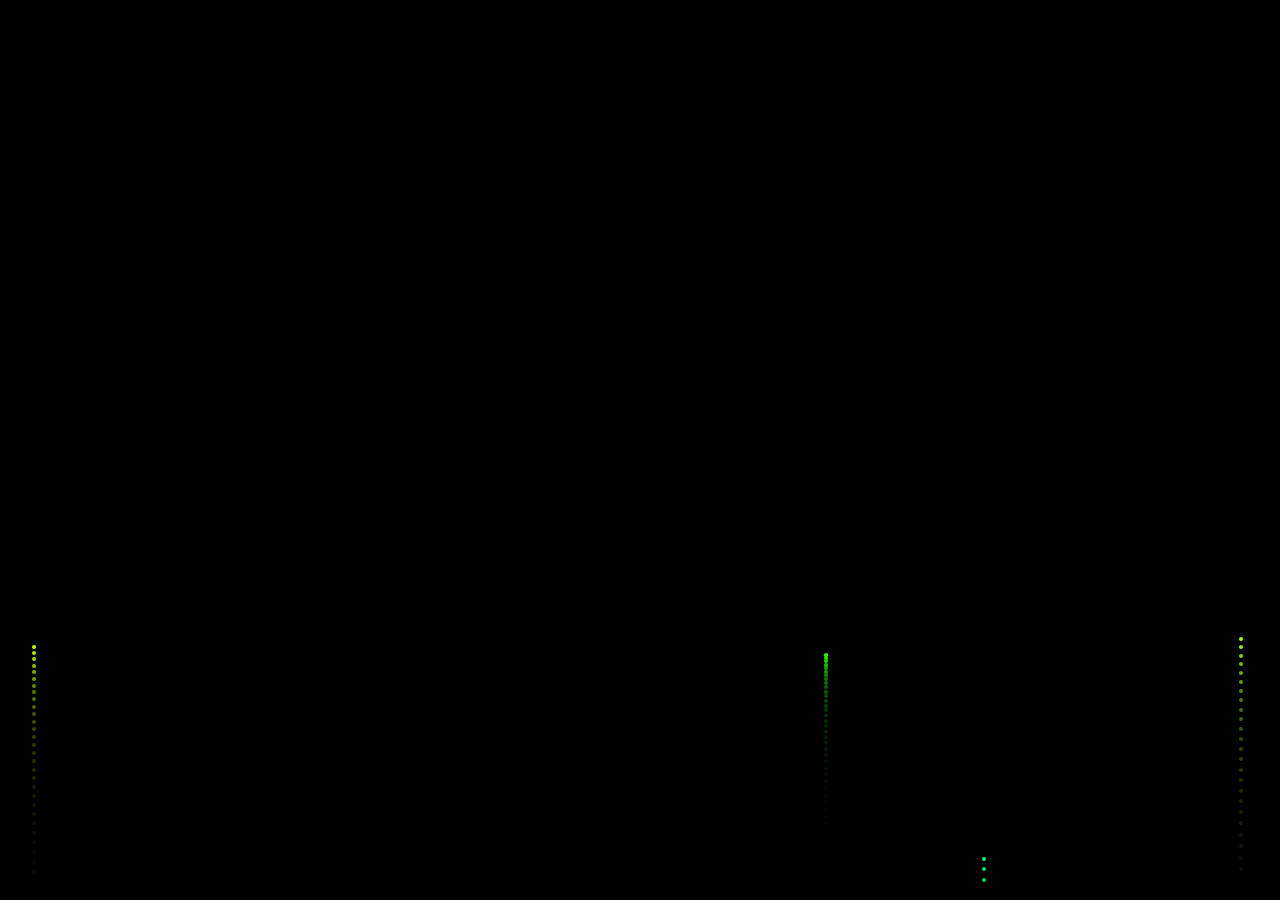
<file: app/pages/hanabi.html>
<!DOCTYPE html>

<html lang="ja">
<head>
    <meta charset="utf-8">
    <meta name="viewport" content="user-scalable=no">
    <link rel="stylesheet" href="css/global.css">
    <title>hanabi</title>
    <script src="./js/p5/p5.min.js"></script>
</head>
<body>
  <script src="./js/hanabi.js"></script>
</body>
</html>
</file>
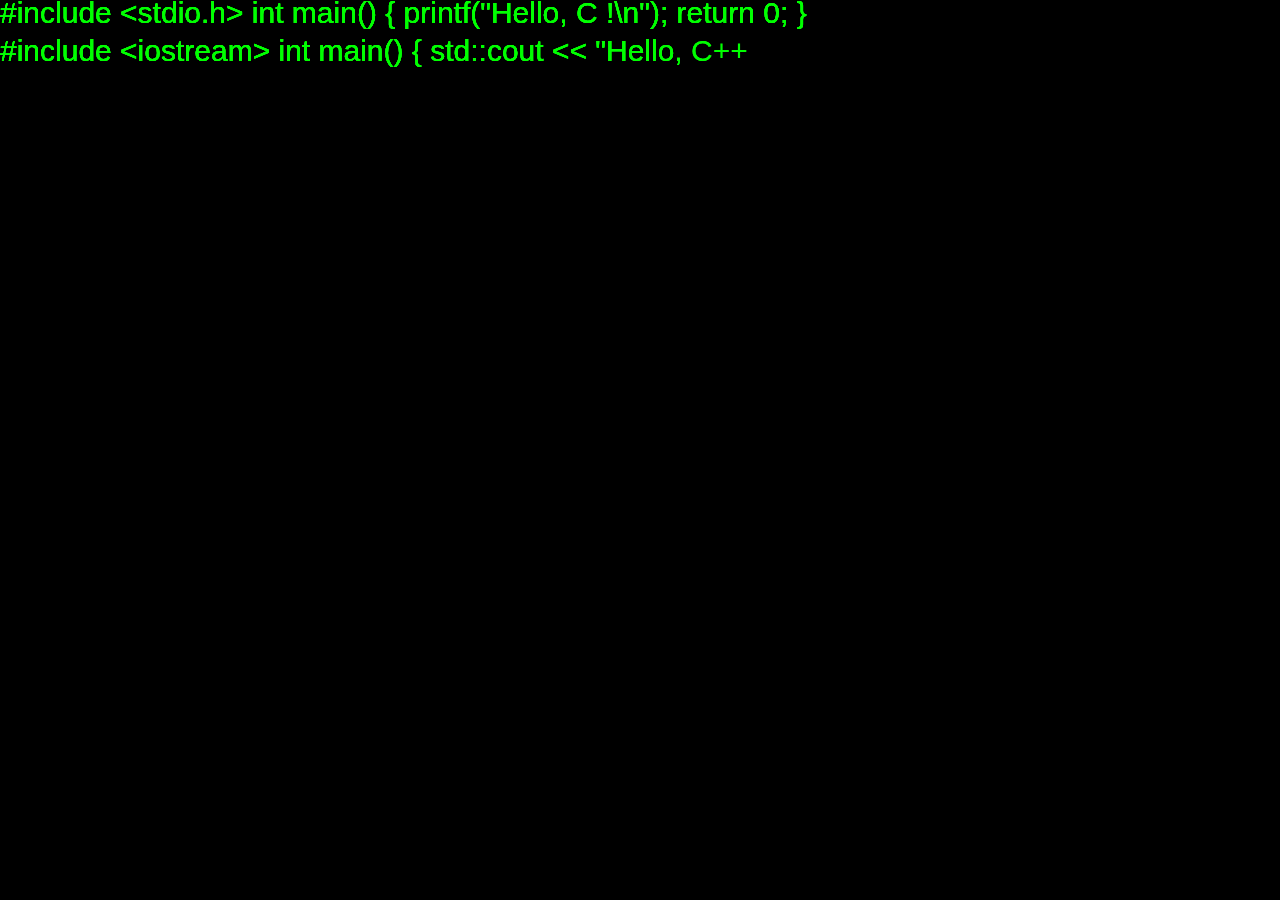
<file: app/pages/hello.html>
<!DOCTYPE html>

<html lang="ja">
<head>
    <meta charset="utf-8">
    <meta name="viewport" content="user-scalable=no">
    <link rel="stylesheet" href="css/global.css">
    <title>hello</title>
    <script src="./js/p5/p5.min.js"></script>
</head>
<body>
  <script src="./js/hello.js"></script>
</body>
</html>
</file>
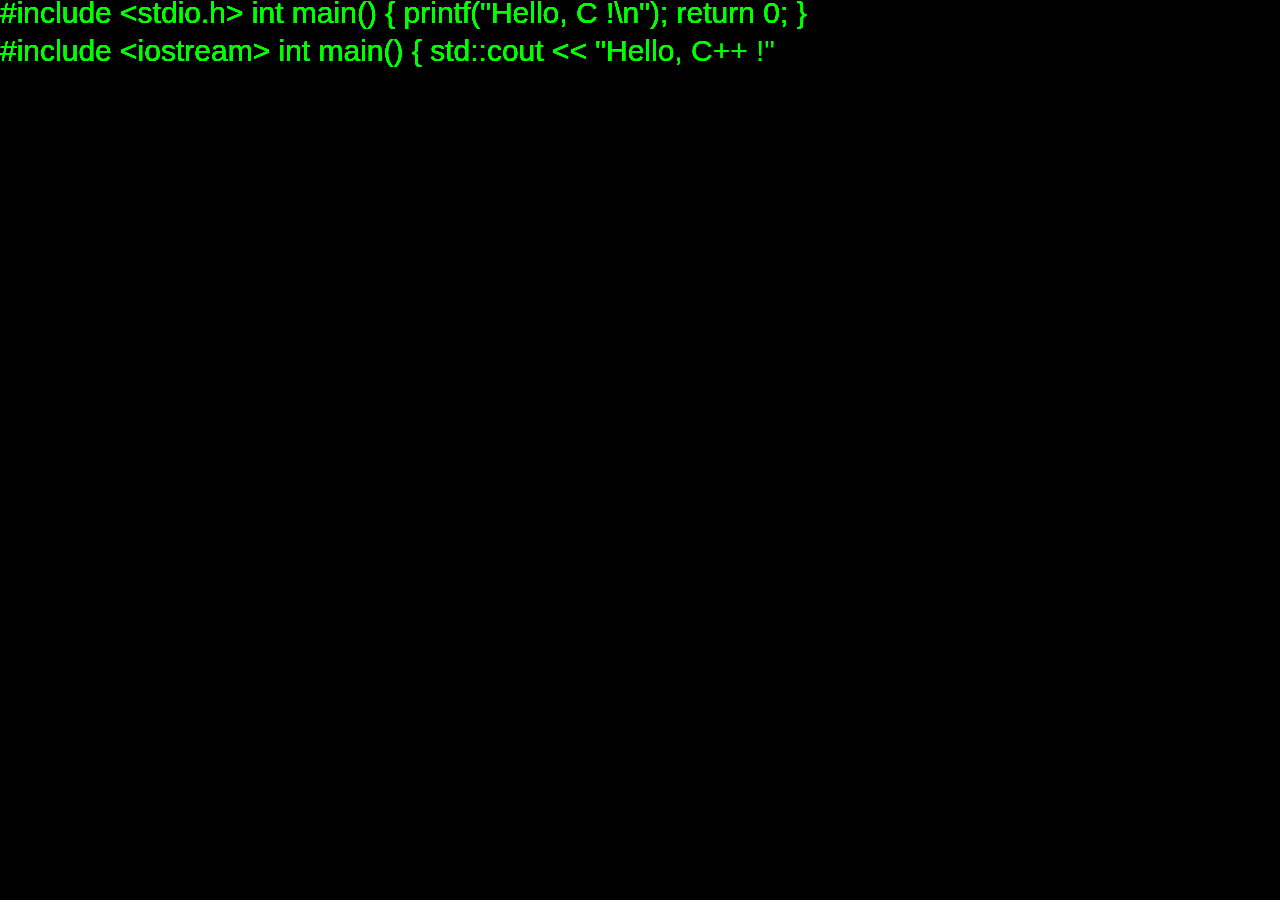
<file: app/pages/helloWorld.html>
<!DOCTYPE html>

<html lang="ja">
<head>
    <meta charset="utf-8">
    <meta name="viewport" content="user-scalable=no">
    <link rel="stylesheet" href="css/global.css">
    <title>hello</title>
    <script src="./js/p5/p5.min.js"></script>
</head>
<body>
  <script src="./js/helloWorld.js"></script>
</body>
</html>
</file>
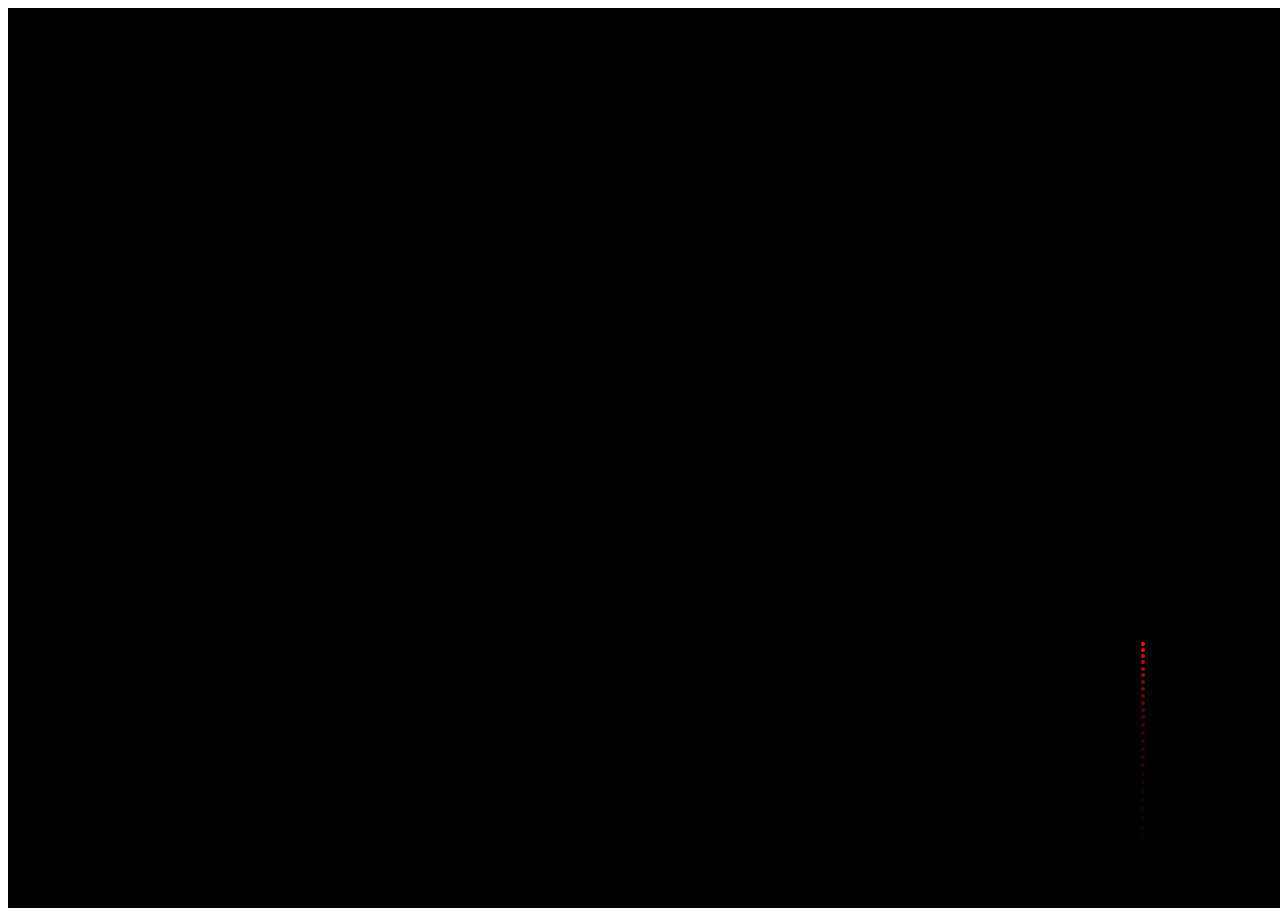
<file: app/pages/home.html>
<!DOCTYPE html>

<html lang="ja">
<head>
    <meta charset="utf-8">
    <meta name="viewport" content="user-scalable=no">
    <title>p5_Demo</title>
    <script src="./js/p5/p5.min.js"></script>
</head>
<body>
  <script src="./js/hanabi.js"></script>
</body>
</html>
</file>
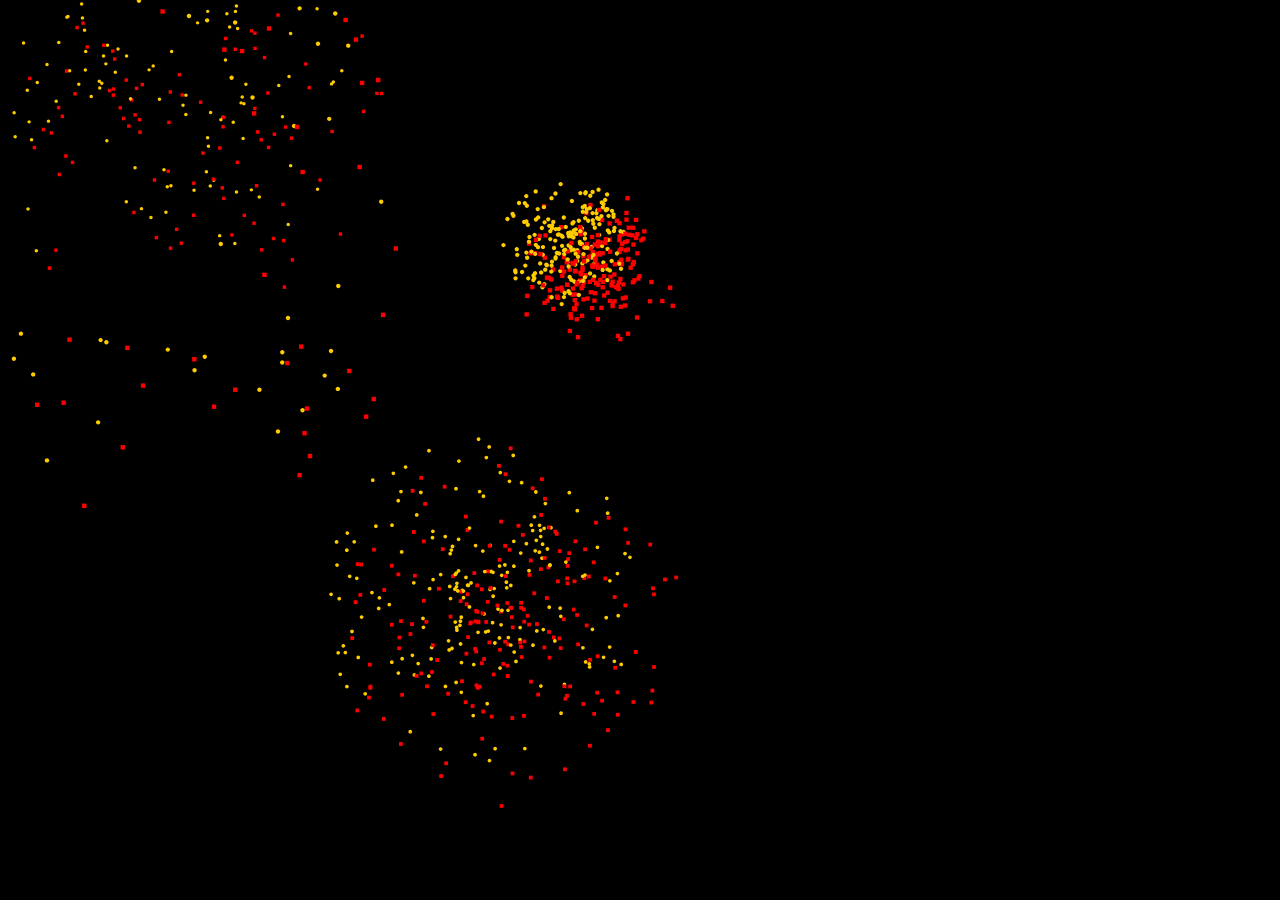
<file: app/pages/ionazun.html>
<!DOCTYPE html>

<html lang="ja">
<head>
    <meta charset="utf-8">
    <meta name="viewport" content="user-scalable=no">
    <link rel="stylesheet" href="css/global.css">
    <title>Ionazun</title>
    <script src="./js/p5/p5.min.js"></script>
</head>
<body>
  <script src="./js/ionazun.js"></script>
</body>
</html>
</file>
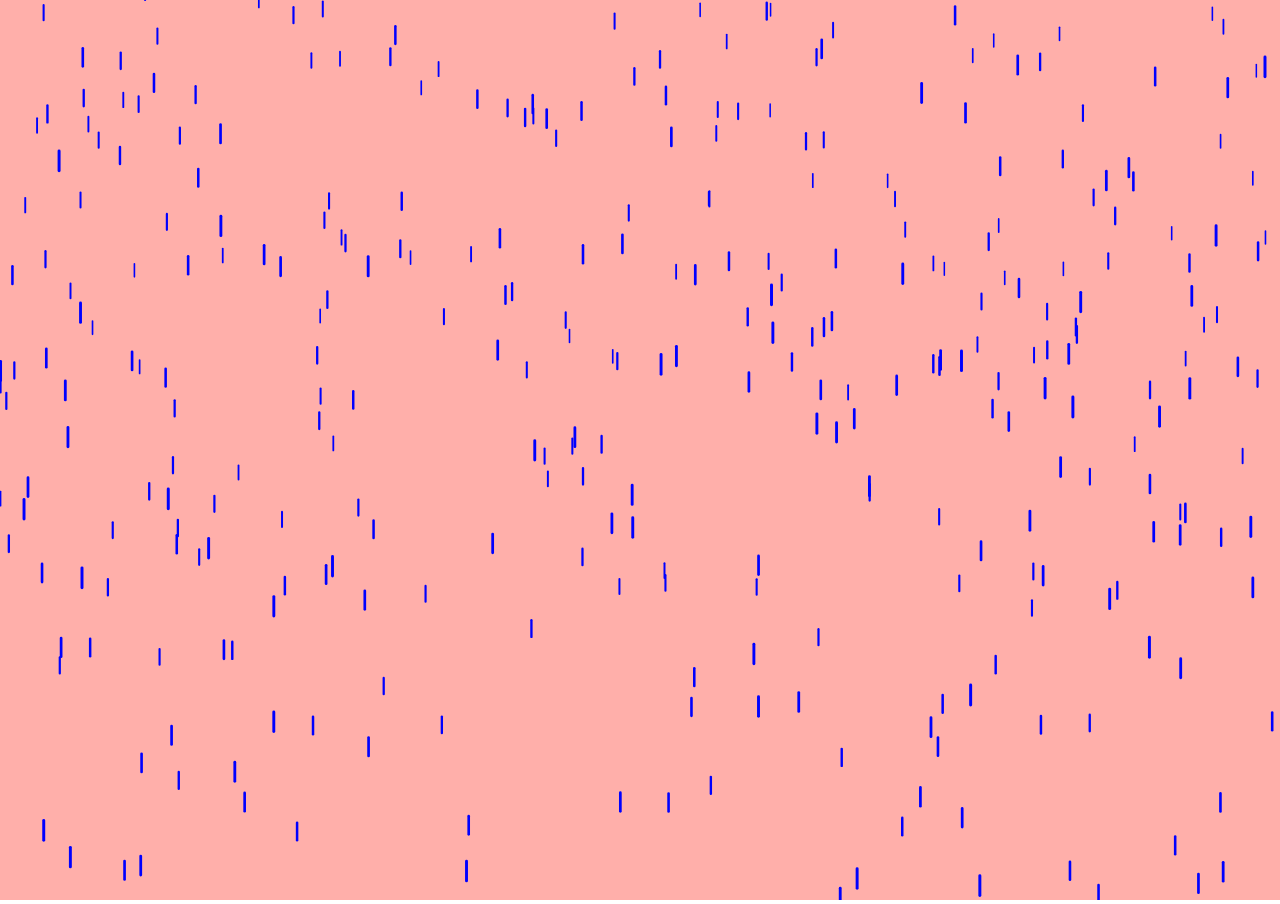
<file: app/pages/rain.html>
<!DOCTYPE html>

<html lang="ja">
<head>
    <meta charset="utf-8">
    <meta name="viewport" content="user-scalable=no">
    <link rel="stylesheet" href="css/global.css">
    <title>p5_Demo</title>
    <script src="./js/p5/p5.min.js"></script>
</head>
<body>
  <script src="./js/rain.js"></script>
</body>
</html>
</file>
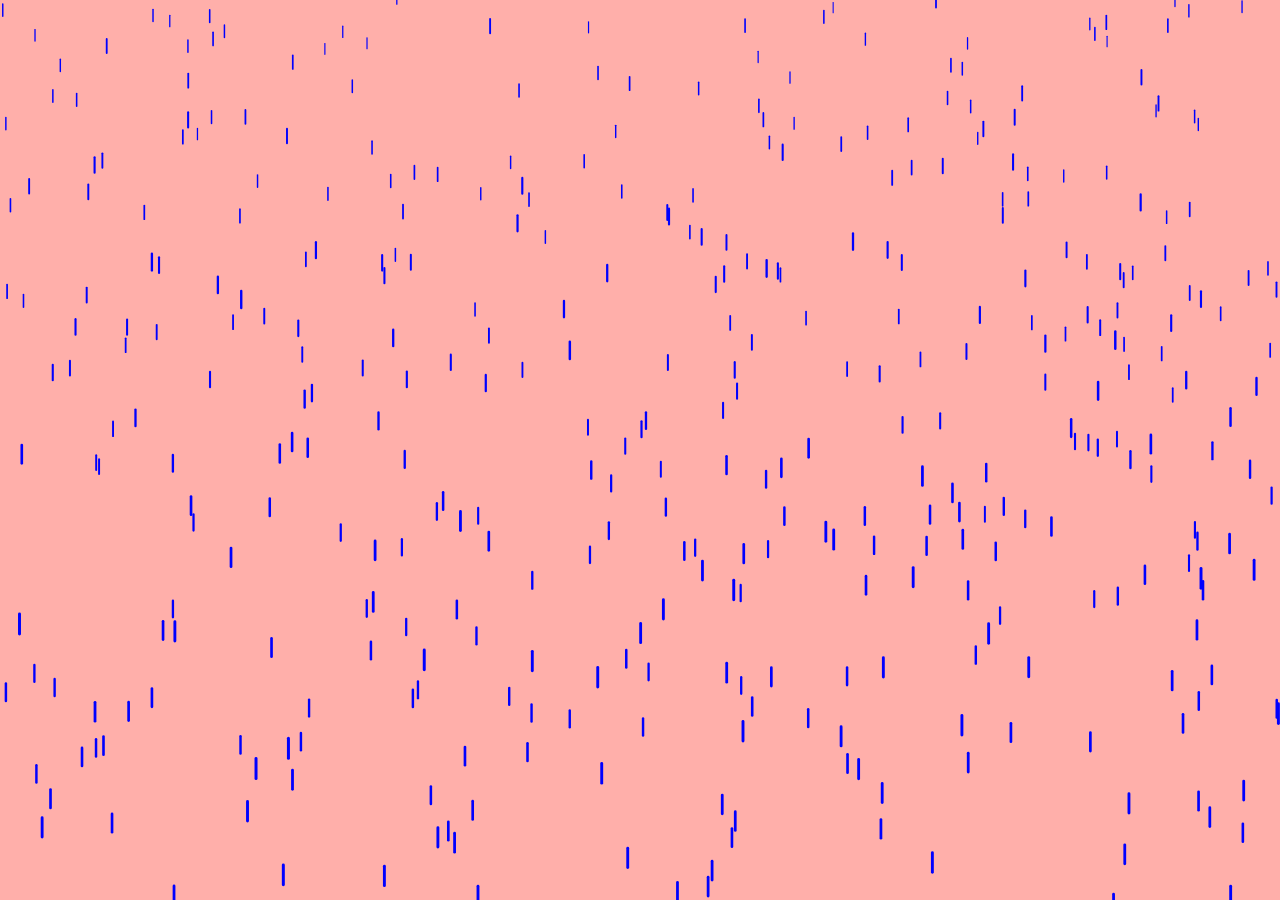
<file: app/pages/sample.html>
<!DOCTYPE html>

<html lang="ja">
<head>
    <meta charset="utf-8">
    <meta name="viewport" content="user-scalable=no">
    <link rel="stylesheet" href="css/global.css">
    <title>p5_Demo</title>
    <script src="./js/p5/p5.min.js"></script>
</head>
<body>
  <script src="./js/sample.js"></script>
</body>
</html>
</file>
<file: app/pages/css/global.css>
body {
  position: fixed;
  top: 0;
  bottom: 0;
  left: 0;
  right: 0;
  margin: 0px;
  user-select:none;
  -webkit-user-select:none;
  -moz-user-select:none;
  -khtml-user-select:none;
  -webkit-user-drag:none;
  -khtml-user-drag:none;
  overflow: hidden;
}
</file>
